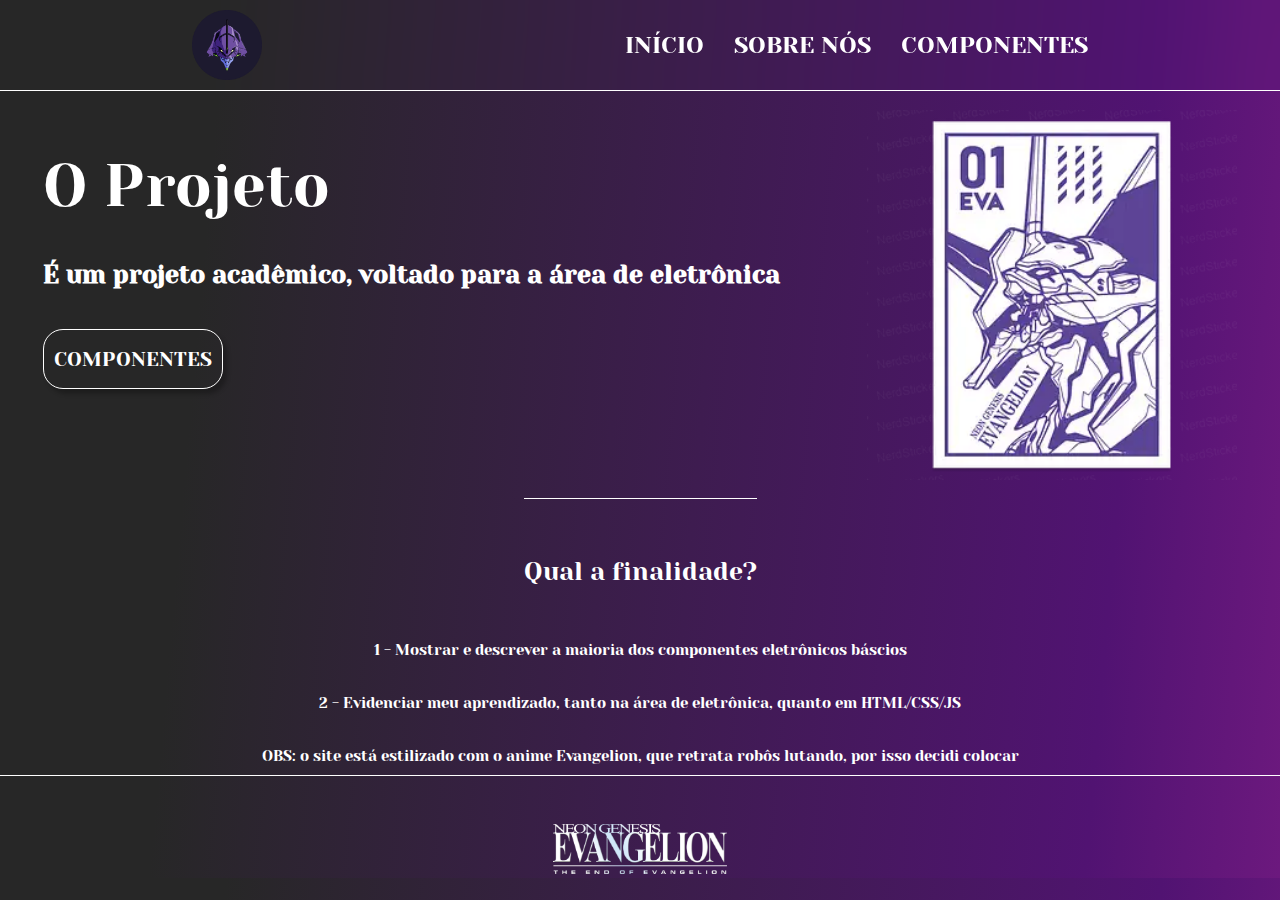
<file: HTML/index.html>
<!DOCTYPE html>
<html lang="pt-BR">
<head>
    <meta charset="UTF-8">
    <meta http-equiv="X-UA-Compatible" content="IE=edge">
    <meta name="viewport" content="width=device-width, initial-scale=1.0">
    <title>Document</title>
    <link rel="stylesheet" href="CSS/index.css">
</head>
<body>
    <header class="cabecalho">
        <img src="IMGs/eva_1_logo.png" class="eva_logo_01">
        <nav class="navT">
            <a href="index.html" class="aN">INÍCIO</a>
            <a href="sobrenos.html" class="aN">SOBRE NÓS</a>
            <a href="componentes.html" class="aN">COMPONENTES</a>
        </nav>
    </header>

    <main class="conteudo">
        <section class="conteudo-secao-1">
            <div class="conteudo-secao-1-div">
                <h1 class="conteudo-secao-1-div-h1">O Projeto</h1>
                <h2 class="conteudo-secao-1-div-h2">É um projeto acadêmico, voltado para a área de <strong> eletrônica </strong></h2>
                <a href="componentes.html"><button class="conteudo-secao-1-div-button">COMPONENTES</button></a>
            </div>
            <img src="IMGs/00-eva-site.webp" class="Eva_logo_02">
        </section>
            
        <section class="conteudo-secao-2">
            <div class="conteudo-secao-2-div">
                <h3 class="conteudo-secao-2-div-h3">Qual a finalidade?</h3>
                <p class="conteudo-secao-2-div-paragrafo">1 - Mostrar e descrever a maioria dos componentes eletrônicos báscios</p>
                <p class="conteudo-secao-2-div-paragrafo">2 - Evidenciar meu aprendizado, tanto na área de eletrônica, quanto em HTML/CSS/JS</p>
                <p class="conteudo-secao-2-div-paragrafo">OBS: o site está estilizado com o anime Evangelion, que retrata robôs lutando, por isso decidi colocar</p>
            </div>
        </section>
    </main>

    <footer>
        <center><img src="IMGs/EOTE.png" class="Eva_subtitle"></center>
        
    </footer>
</html>
</file>
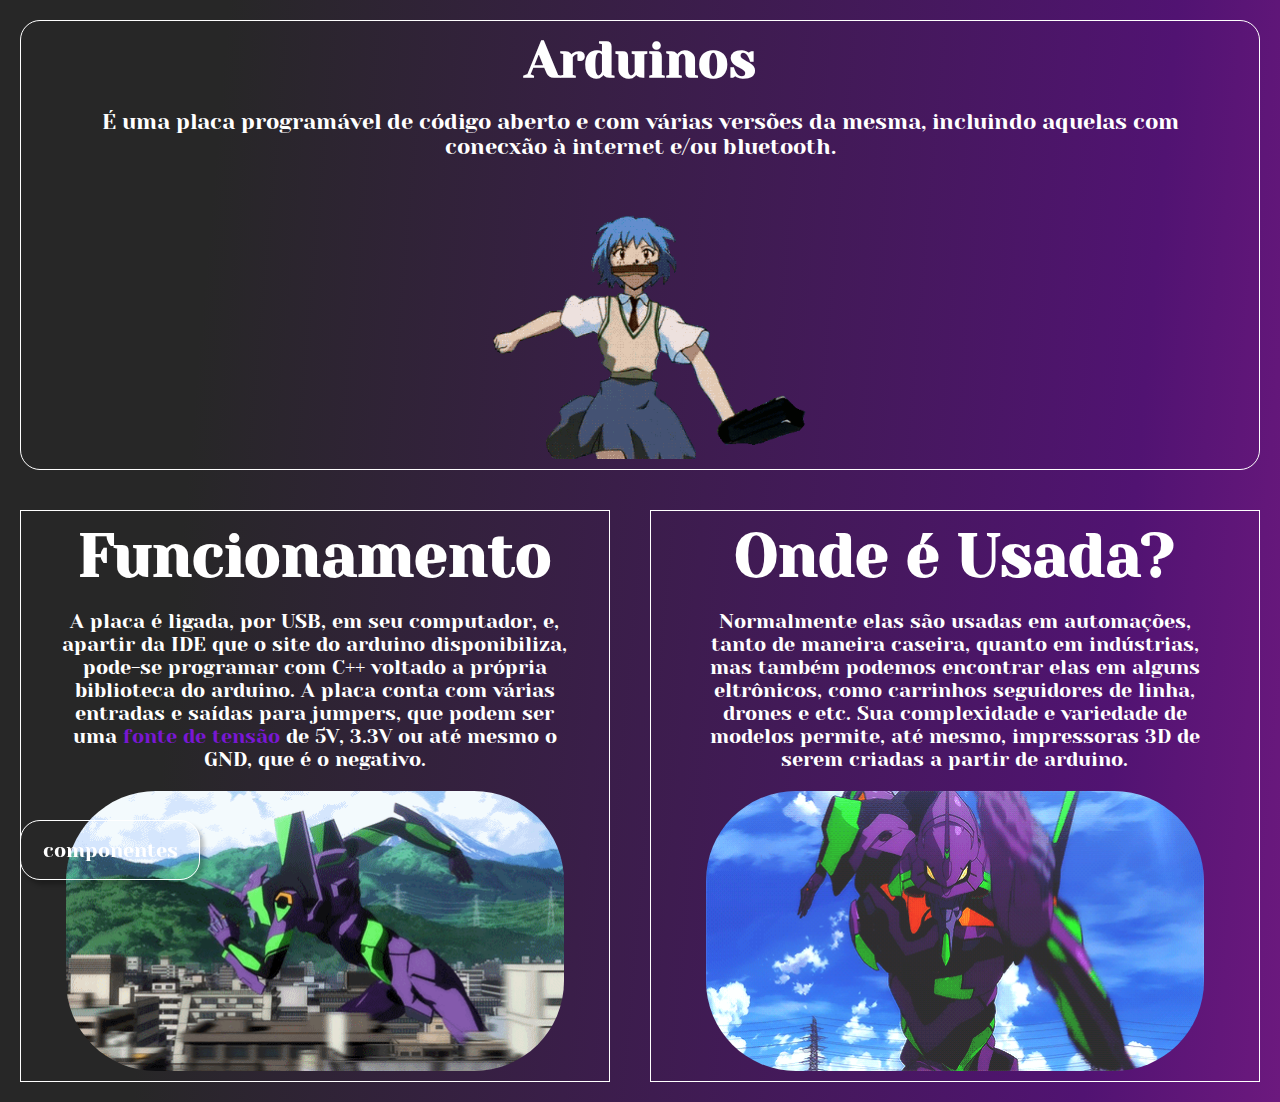
<file: HTML/!Arduino.html>
<!DOCTYPE html>
<html lang="pt-BR">
<head>
    <meta charset="UTF-8">
    <meta http-equiv="X-UA-Compatible" content="IE=edge">
    <meta name="viewport" content="width=device-width, initial-scale=1.0">
    <title>Arduino</title>
    <link rel="stylesheet" href="CSS/!arduino.css">
</head>
<body>
    <header>
        <section>
            <div>
                <h2>Arduinos</h2>
                <center>
                    <p>
                        É uma placa programável de código aberto e com várias versões da mesma, incluindo aquelas com conecxão à internet e/ou bluetooth.
                    </p>
                </center>
                <img src="IMGs/rei-correndo.gif">
            </div>
        </section>
    </header>

    <main>
        <section>
            <div>
                <h2>Funcionamento</h2>
                <center>
                    <p>
                        A placa é ligada, por USB, em seu computador, e, apartir da IDE que o site do arduino disponibiliza, pode-se programar com C++ voltado a própria biblioteca do arduino.
                        A placa conta com várias entradas e saídas para jumpers, que podem ser uma <a href="!FontesDeTensao.html">fonte de tensão</a> de 5V, 3.3V ou até mesmo o GND, que é o negativo.
                    </p>
                </center>
                <img src="IMGs/eva01-correndo-cidade.gif">
            </div>
        </section>
        
        <section>
            <div>
                <h2>Onde é Usada?</h2>
                <center>
                    <p>
                        Normalmente elas são usadas em automações, tanto de maneira caseira, quanto em indústrias, mas também podemos encontrar elas em alguns eltrônicos, 
                        como carrinhos seguidores de linha, drones e etc. Sua complexidade e variedade de modelos permite, até mesmo, impressoras 3D de serem criadas a partir de arduino.
                    </p>
                </center>
                <img src="IMGs/eva01-correndo-frente.gif">
            </div>
        </section>
    </main>
    <div class="voltarcomp"><a href="componentes.html" ><button>componentes</button></a></div>
</body>
</html>
</file>
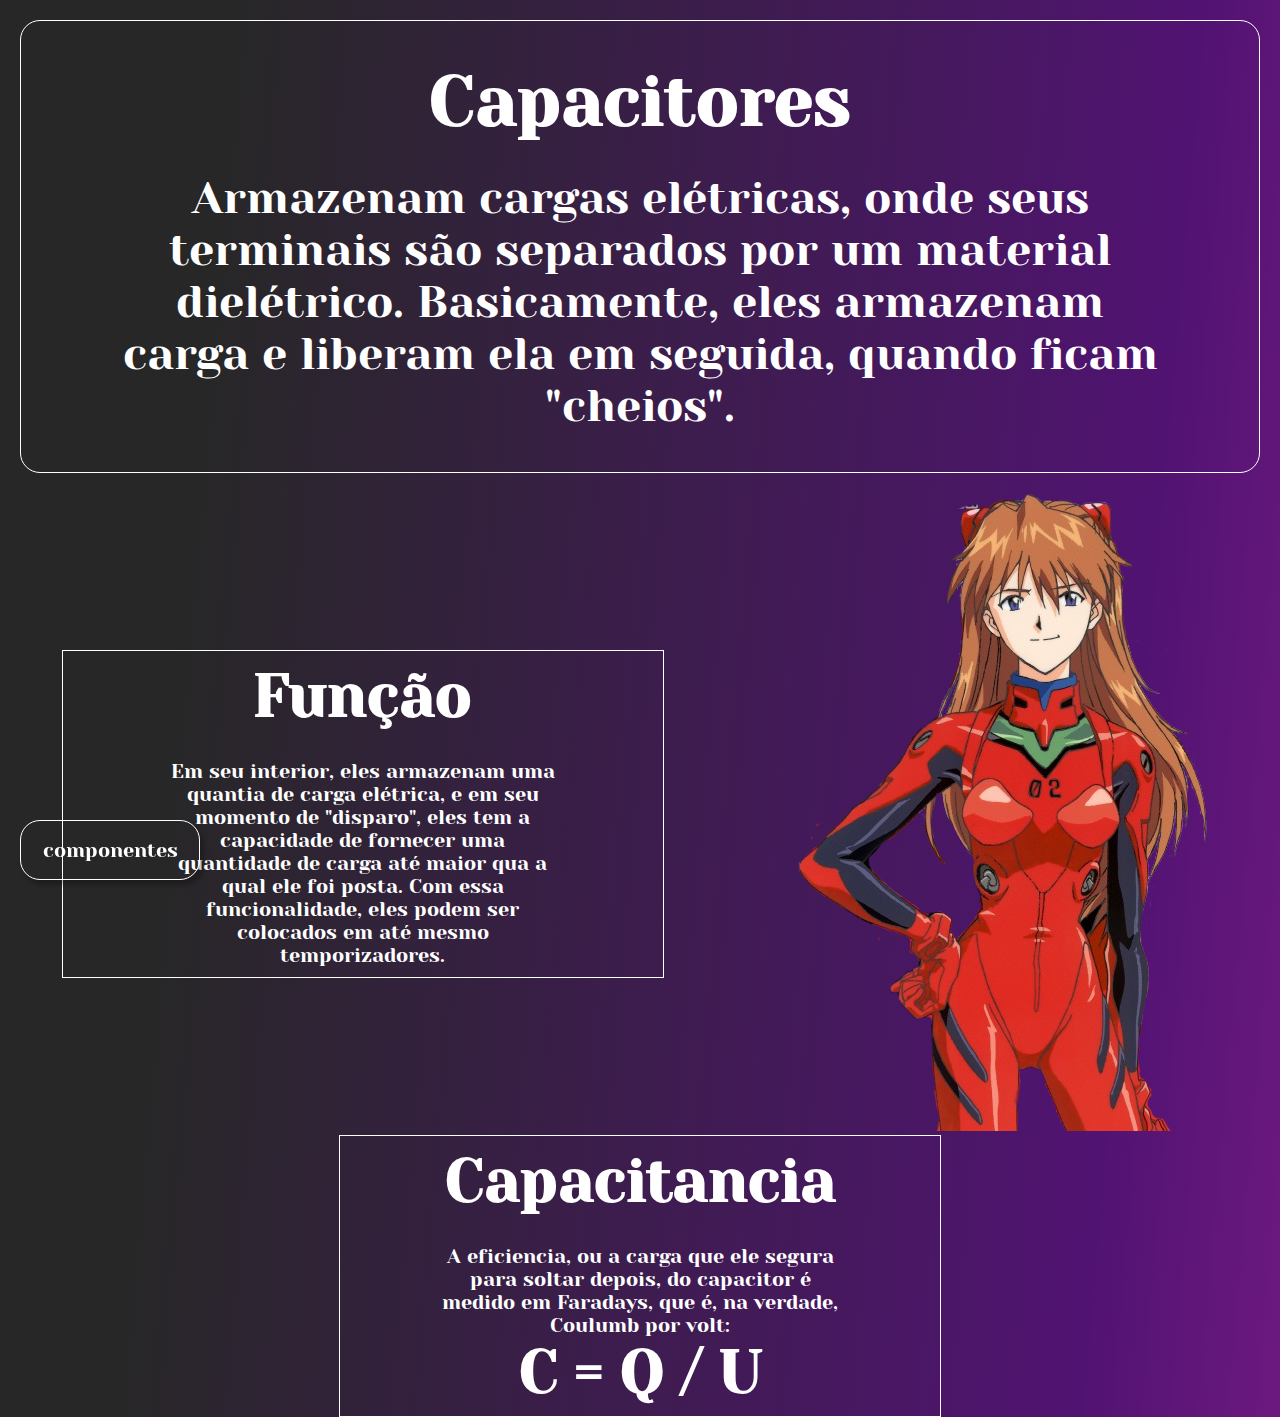
<file: HTML/!Capacitores.html>
<!DOCTYPE html>
<html lang="pt-BR">
<head>
    <meta charset="UTF-8">
    <meta http-equiv="X-UA-Compatible" content="IE=edge">
    <meta name="viewport" content="width=device-width, initial-scale=1.0">
    <title>Capacitores</title>
    <link rel="stylesheet" href="CSS/!capacitores.css">
</head>
<body>
    <header class="VisaoGeral">
        <section class="VisaoGeral-Section">
            <div>
                <h2>Capacitores</h2>
                <center>
                    <p class="VisaoGeral-section-p">
                        Armazenam cargas elétricas, onde seus terminais são separados por um material dielétrico. Basicamente, eles armazenam carga e liberam
                        ela em seguida, quando ficam "cheios".
                    </p>
                </center>
                
            </div>
        </section>
    </header>
    <main class="principal">
        <!--*****************************************-->
        <section class="secao-1">
            <div>
                <h2>Função</h2>
                <center>
                    <p>
                        Em seu interior, eles armazenam uma quantia de carga elétrica, e em seu momento
                        de "disparo", eles tem a capacidade de fornecer uma quantidade de carga até maior
                        qua a qual ele foi posta. Com essa funcionalidade, eles podem ser colocados em até
                        mesmo temporizadores.               
                    </p>
                </center>
                
            </div>
        </section>
        <!--*****************************************-->
        <section class="secao-img">
            <div>
                <img src="IMGs/Evangelion_Asuka.png">
            </div>
        </section>
        <!--*****************************************-->
        <section class="secao-2">
            <div>
                <h2>Capacitancia</h2>
                <center>
                    <p>
                        A eficiencia, ou a carga que ele segura para soltar depois, 
                        do capacitor é medido em Faradays, que é, na verdade, Coulumb por volt:
                    </p>
                    <h2>C = Q / U</h2>
                </center>
                
            </div>
        </section>
    </main>
    <div class="voltarcomp"><a href="componentes.html" ><button>componentes</button></a></div>
</body>
</html>
</file>
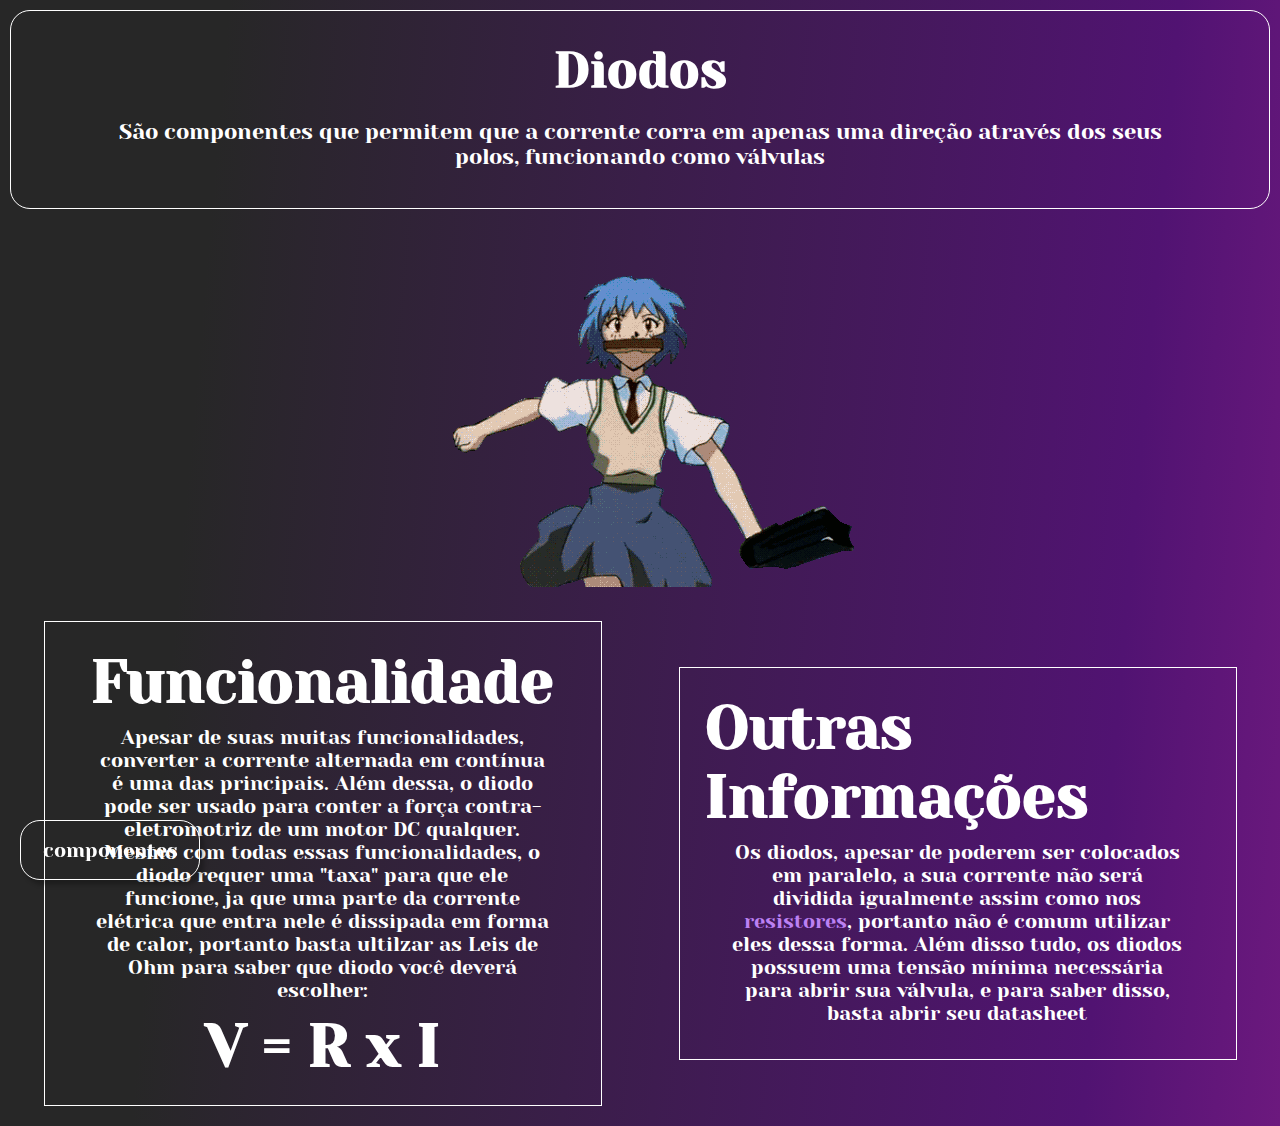
<file: HTML/!Diodos.html>
<!DOCTYPE html>
<html lang="pt-BR">
<head>
    <meta charset="UTF-8">
    <meta http-equiv="X-UA-Compatible" content="IE=edge">
    <meta name="viewport" content="width=device-width, initial-scale=1.0">
    <title>Diodos</title>
    <link rel="stylesheet" href="CSS/!diodos.css">
</head>
<body>
    <!--DIODOS-->
    <header class="diodos">
        <section class="diodos-secao">
            <div class="diodos-secao-div">
                <h2>Diodos</h2>
                <center>
                    <p>São componentes que permitem que a corrente corra em apenas uma direção através dos seus polos, funcionando como válvulas</p>
                </center>
                
            </div>
        </section>
    </header>
    <section class="secao-img">
        <div>
            <img src="IMGs/rei-correndo.gif">
        </div>
    </section>
    <main class="principal">
        <!--CONTEÚDO-->
        <section class="secaoP">
            <div>
                <h2>Funcionalidade</h2>
                <center>
                    <p>
                        Apesar de suas muitas funcionalidades, converter a corrente alternada em contínua é uma das principais. Além dessa, o 
                        diodo pode ser usado para conter a força contra-eletromotriz de um motor DC qualquer. Mesmo com todas essas funcionalidades, o diodo requer uma
                        "taxa" para que ele funcione, ja que uma parte da corrente elétrica que entra nele é dissipada em forma de calor, portanto basta ultilzar as Leis de Ohm para saber
                        que diodo você deverá escolher:
                    </p>
                </center>
                
                <h2>V = R x I</h2>
            </div>
        </section>
        <section class="secaoP">
            <div>
                <h2>Outras Informações</h2>
                <center>
                    <p>
                        Os diodos, apesar de poderem ser colocados em paralelo, a sua corrente não será dividida igualmente assim como nos <a href="!Resistores.html">resistores</a>, portanto não é comum
                        utilizar eles dessa forma. Além disso tudo, os diodos possuem uma tensão mínima necessária para abrir sua válvula, e para saber disso, basta abrir seu datasheet
                    </p>
                </center>
                
            </div>
        </section>
    </main>
    <div class="voltarcomp"><a href="componentes.html" ><button>componentes</button></a></div>
</body>
</html>
</file>
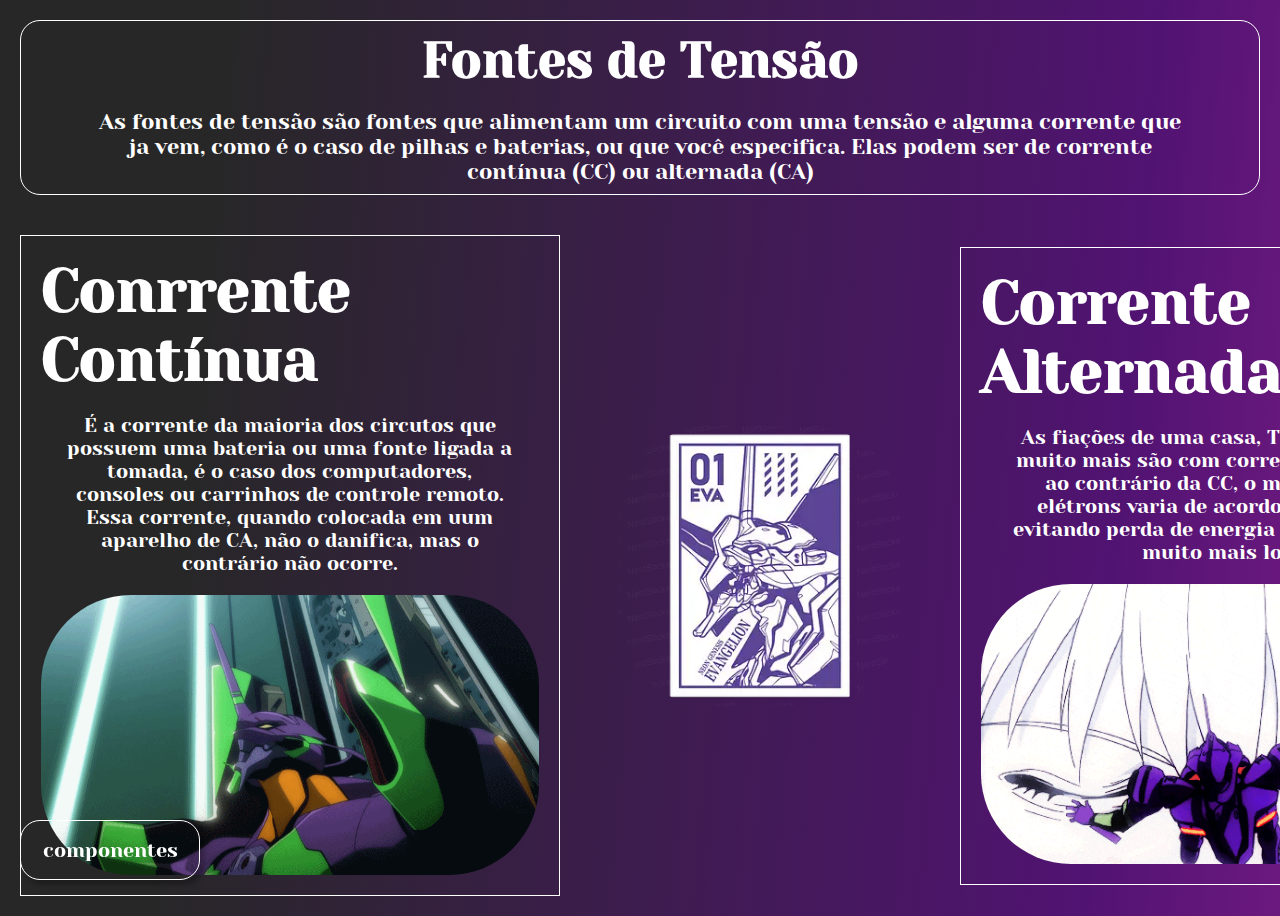
<file: HTML/!FontesDeTensao.html>
<!DOCTYPE html>
<html lang="pt-BR">
<head>
    <meta charset="UTF-8">
    <meta http-equiv="X-UA-Compatible" content="IE=edge">
    <meta name="viewport" content="width=device-width, initial-scale=1.0">
    <title>Fontes De Tensão</title>
    <link rel="stylesheet" href="CSS/!fontesdetesao.css">
</head>
<body>
    <header>
        <section>
            <div>
                <h2>Fontes de Tensão</h2>
                <center>
                    <p>
                        As fontes de tensão são fontes que alimentam um circuito com uma tensão e alguma corrente que ja vem, como é o caso de pilhas e baterias, ou que você especifica.
                        Elas podem ser de corrente contínua (CC) ou alternada (CA)
                    </p>
                </center>
            </div>
        </section>
    </header>
    <main>
        <section>
            <div>
                <h2>Conrrente Contínua</h2>
                <center>
                    <p>
                        É a corrente da maioria dos circutos que possuem uma bateria ou uma fonte ligada a tomada, é o caso dos computadores, consoles ou carrinhos de controle remoto.
                        Essa corrente, quando colocada em uum aparelho de CA, não o danifica, mas o contrário não ocorre.
                    </p>
                </center>
                <img src="IMGs/eva01-subindo.gif">
            </div>
        </section>
        <section class="imgpet">
            <div>
                <img src="IMGs/00-eva-site.webp">
            </div>
        </section>
        <section>
            <div>
                <h2>Corrente Alternada</h2>
                <center>
                    <p>
                        As fiações de uma casa, TV, microondas e muito mais são com corrente alternada, e, ao contrário da CC, o movimento dos elétrons varia de acordo com o tempo,
                        evitando perda de energia e conseguindo ir muito mais longe
                    </p>
                </center>
                <img src="IMGs/olhos-eva01.gif">
            </div>
        </section>
    </main>
    <div class="voltarcomp"><a href="componentes.html" ><button>componentes</button></a></div>
</body>
</html>
</file>
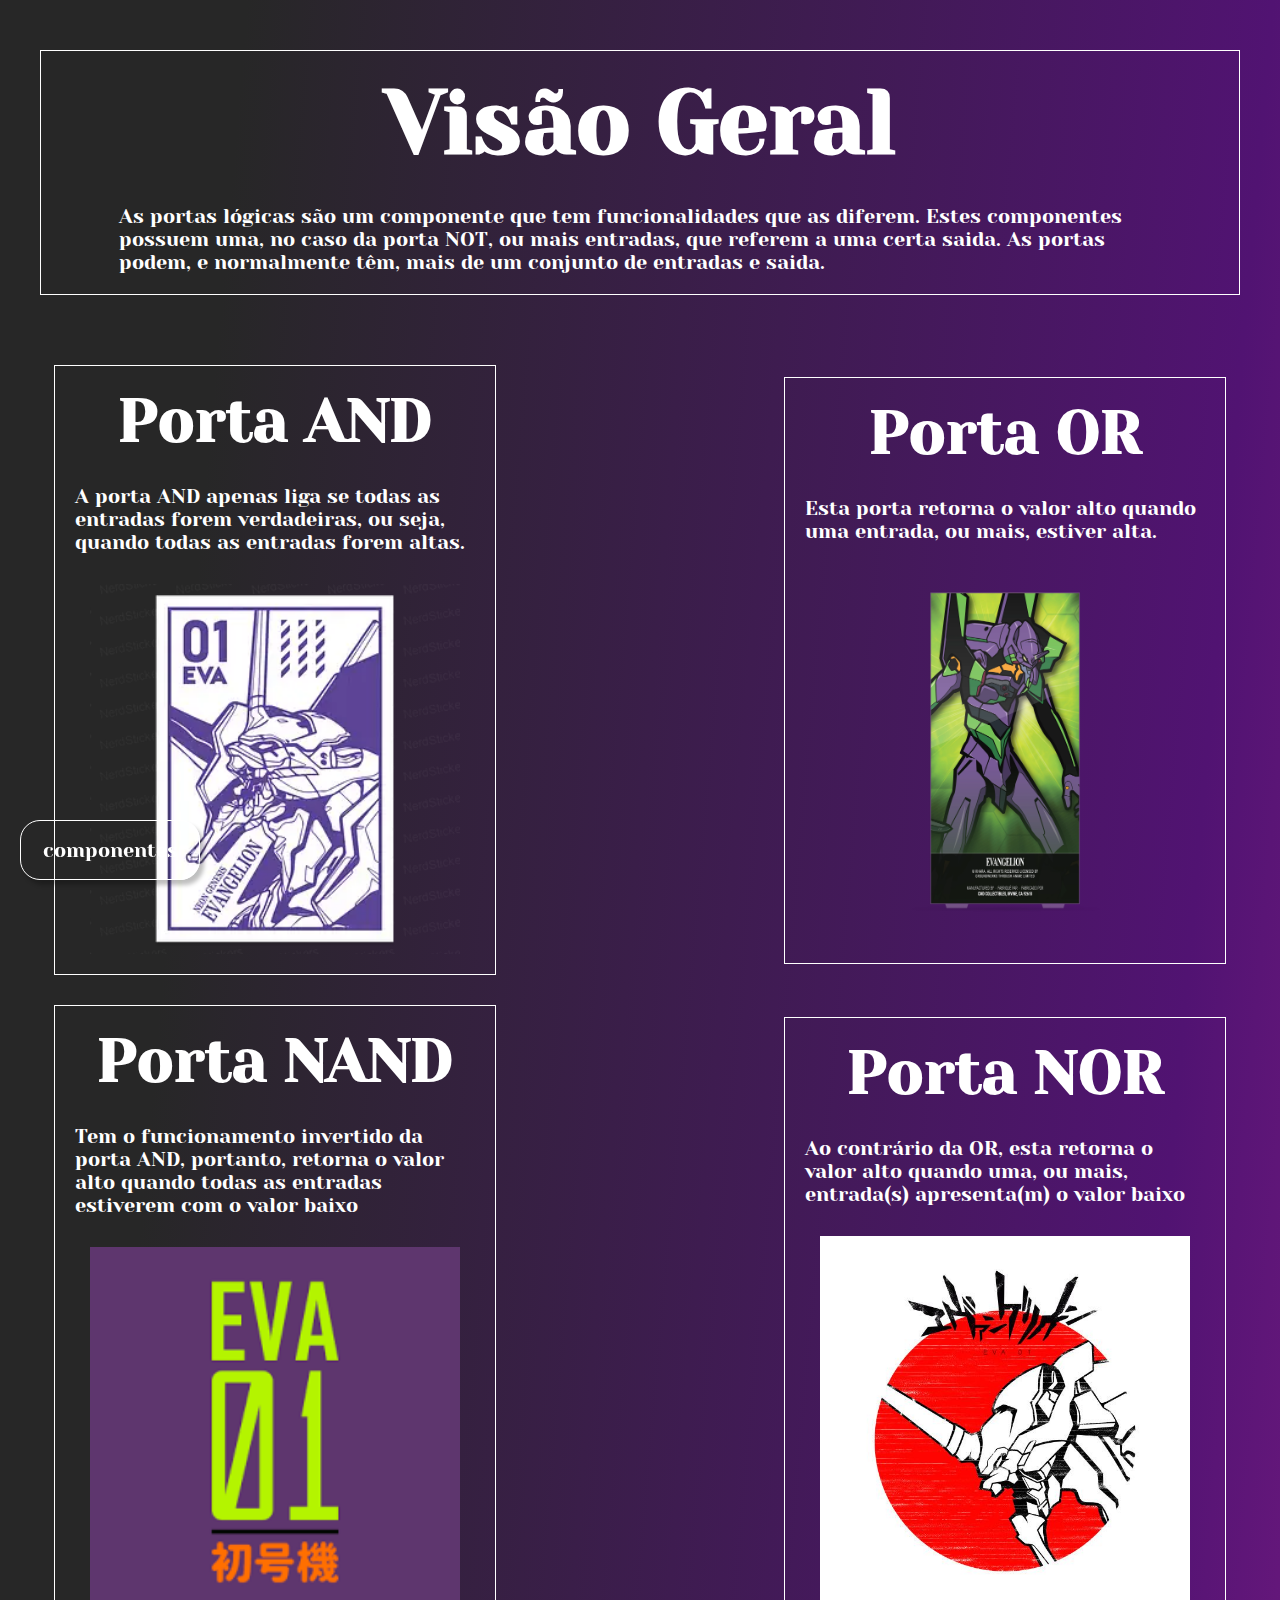
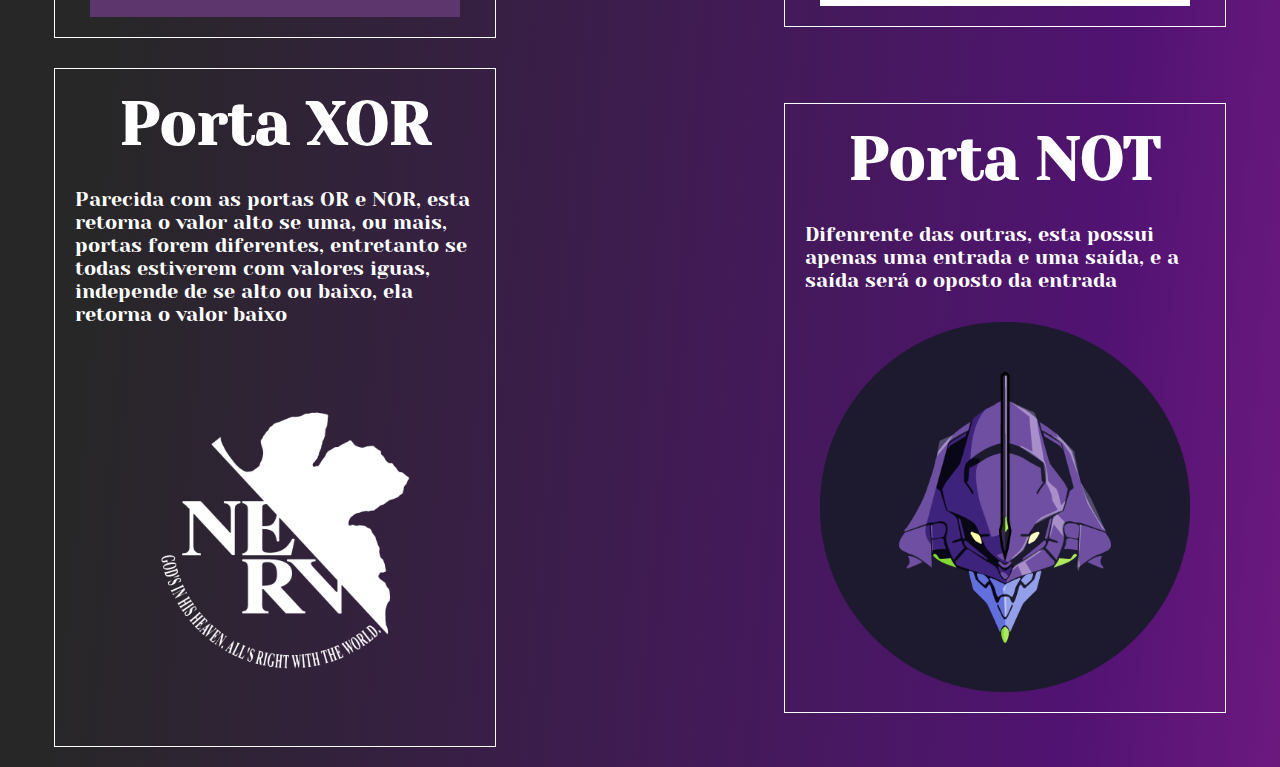
<file: HTML/!PortasLogicas.html>
<!DOCTYPE html>
<html lang="pt-BR">
<head>
    <meta charset="UTF-8">
    <meta http-equiv="X-UA-Compatible" content="IE=edge">
    <meta name="viewport" content="width=device-width, initial-scale=1.0">
    <title>Portas Lógicas</title>
    <link rel="stylesheet" href="CSS/!portaslogicas.css">
</head>

<body>
    <header class="VG">
        <section class="VG-section">
            <div class="VG-section-div">
                <h2>Visão Geral</h2>
                <p>As portas lógicas são um componente que tem funcionalidades que as diferem. Estes componentes possuem uma, no caso da porta NOT, ou mais entradas, que referem a uma certa saida. As portas podem, e normalmente têm, mais de um conjunto de entradas e saida.</p>
            </div>
        </section>
    </header>
    <main>
        
        <section class="portaAND">
            <div>
                <h2>Porta AND</h2>
                <p>A porta AND apenas liga se todas as entradas forem verdadeiras, ou seja, quando todas as entradas forem altas.</p>
            </div>
            <img src="IMGs/00-eva-site.webp">
        </section>

        <section class="portaOR">
            <div>
                <h2>Porta OR</h2>
                <p>Esta porta retorna o valor alto quando uma entrada, ou mais, estiver alta.</p>
            </div>
            <img src="IMGs/EVAverde.webp">
        </section>

        <section class="portaNAND">
            <div>
                <h2>Porta NAND</h2>
                <p>Tem o funcionamento invertido da porta AND, portanto, retorna o valor alto quando todas as entradas estiverem com o valor baixo</p>
            </div>
            <img src="IMGs/EVA01.png" alt="">
        </section>

        <section class="portaNOR">
            <div>
                <h2>Porta NOR</h2>
                <p>Ao contrário da OR, esta retorna o valor alto quando uma, ou mais, entrada(s) apresenta(m) o valor baixo</p>
            </div>
            <img src="IMGs/vermelhoEVA.jpg" alt="">
        </section>

        <section class="portaXOR">
            <div>
                <h2>Porta XOR</h2>
                <p>Parecida com as portas OR e NOR, esta retorna o valor alto se uma, ou mais, portas forem diferentes, entretanto se todas estiverem com valores iguas, independe de se alto ou baixo, ela retorna o valor baixo</p>
            </div>
            <img src="IMGs/NERV.webp " alt="">
        </section>

        <section class="portaNOT">
            <div>
                <h2>Porta NOT</h2>
                <p>Difenrente das outras, esta possui apenas uma entrada e uma saída, e a saída será o oposto da entrada</p>
            </div>
            <img src="IMGs/eva_1_logo.png" alt="">
        </section>
    </main>
    <div class="voltarcomp"><a href="componentes.html" ><button>componentes</button></a></div>
</html>
</file>
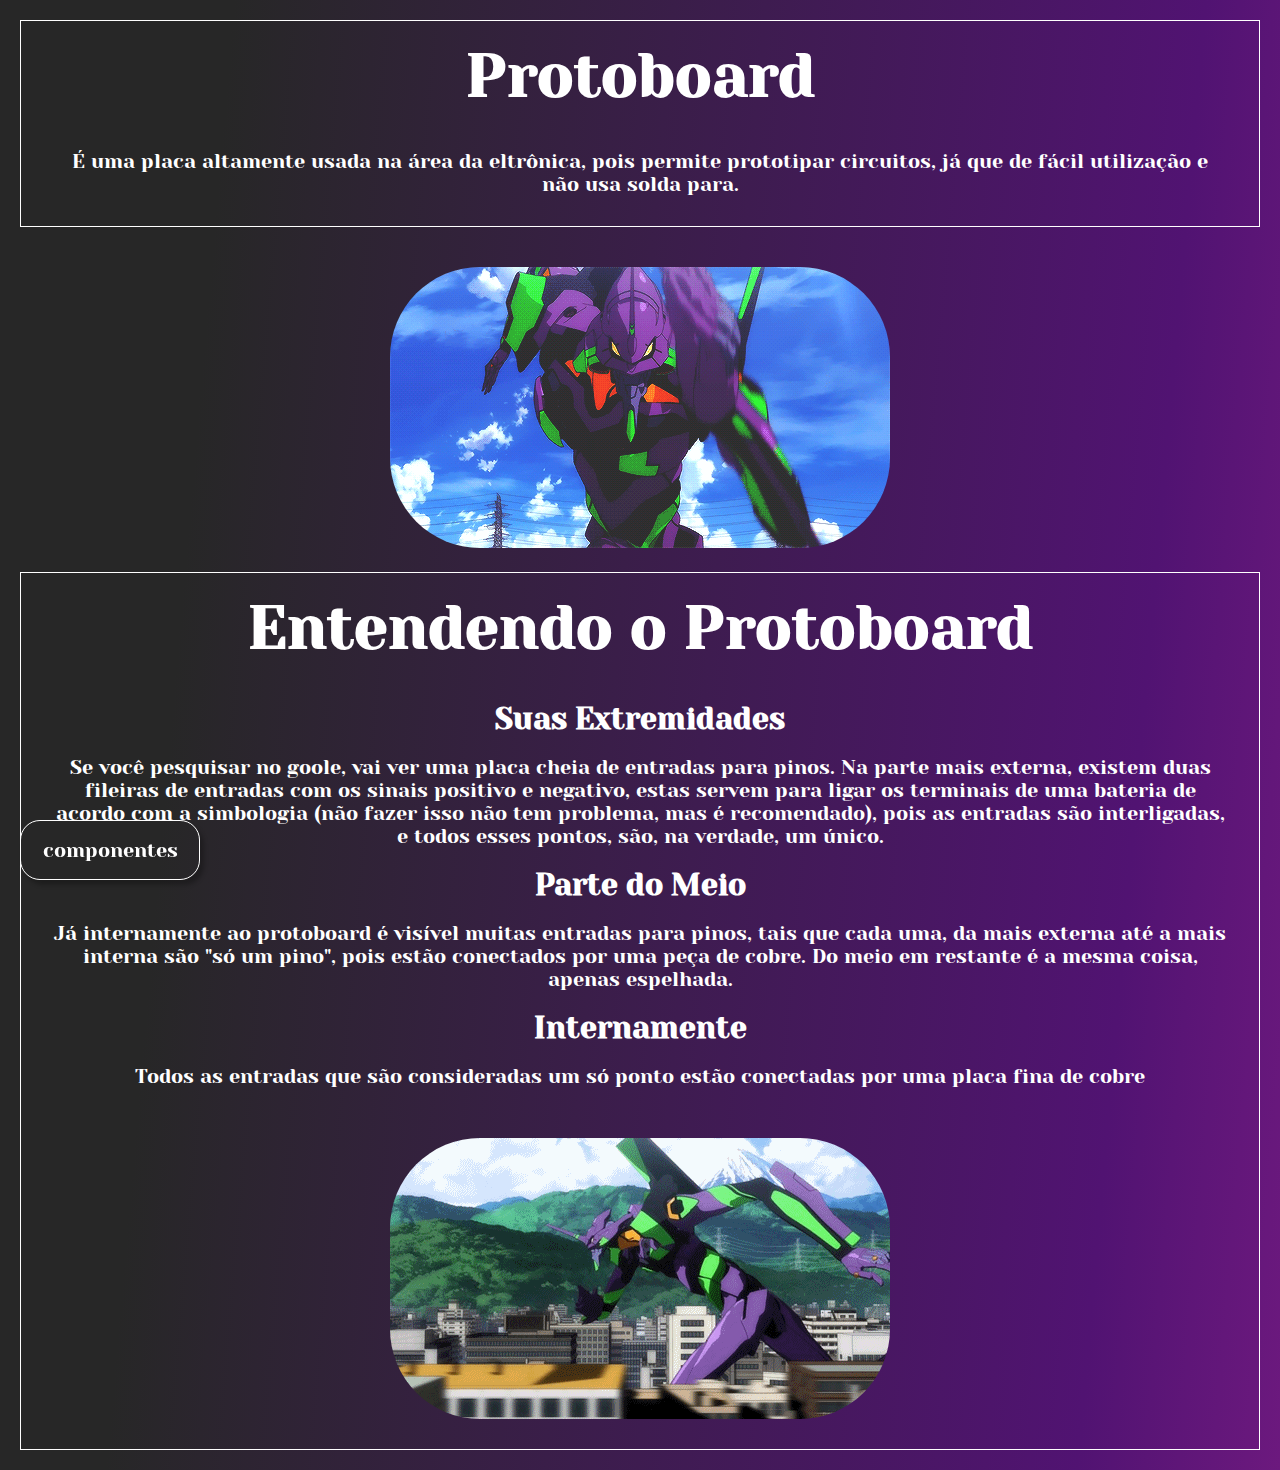
<file: HTML/!Protoboard.html>
<!DOCTYPE html>
<html lang="pt-BR">
<head>
    <meta charset="UTF-8">
    <meta http-equiv="X-UA-Compatible" content="IE=edge">
    <meta name="viewport" content="width=device-width, initial-scale=1.0">
    <title>Protoboard</title>
    <link rel="stylesheet" href="CSS/!protoboard.css">
</head>
<body>
    <header>
        <section>
            <div>
                <h2>Protoboard</h2>
                <center>
                    <p>
                        É uma placa altamente usada na área da eltrônica, pois permite prototipar circuitos, já que de fácil utilização e não usa solda para.
                    </p>
                </center>
            </div>
        </section>
    </header>
    <main>
        <center>
            <img src="IMGs/eva01-correndo-frente.gif">
        </center>
        <section>
            <div>
                <h2>Entendendo o Protoboard</h2>
                <center>
                    <h3>Suas Extremidades</h3>
                    <p>
                        Se você pesquisar no goole, vai ver uma placa cheia de entradas para pinos. Na parte mais externa, existem duas fileiras de entradas com os sinais positivo
                        e negativo, estas servem para ligar os terminais de uma bateria de acordo com a simbologia (não fazer isso não tem problema, mas é recomendado), pois as 
                        entradas são interligadas, e todos esses pontos, são, na verdade, um único.
                    </p>
                    <h3>Parte do Meio</h3>
                    <p>
                        Já internamente ao protoboard é visível muitas entradas para pinos, tais que cada uma,
                        da mais externa até a mais interna são "só um pino", pois estão conectados por uma peça de cobre. Do meio em restante é a mesma coisa, apenas espelhada.
                    </p>
                    <h3>Internamente</h3>
                    <p>
                        Todos as entradas que são consideradas um só ponto estão conectadas por uma placa fina de cobre
                    </p>
                </center>
                <img src="IMGs/eva01-correndo-cidade.gif">
            </div>
        </section>
    </main>
    <div class="voltarcomp"><a href="componentes.html" ><button>componentes</button></a></div>
</body>
</html>
</file>
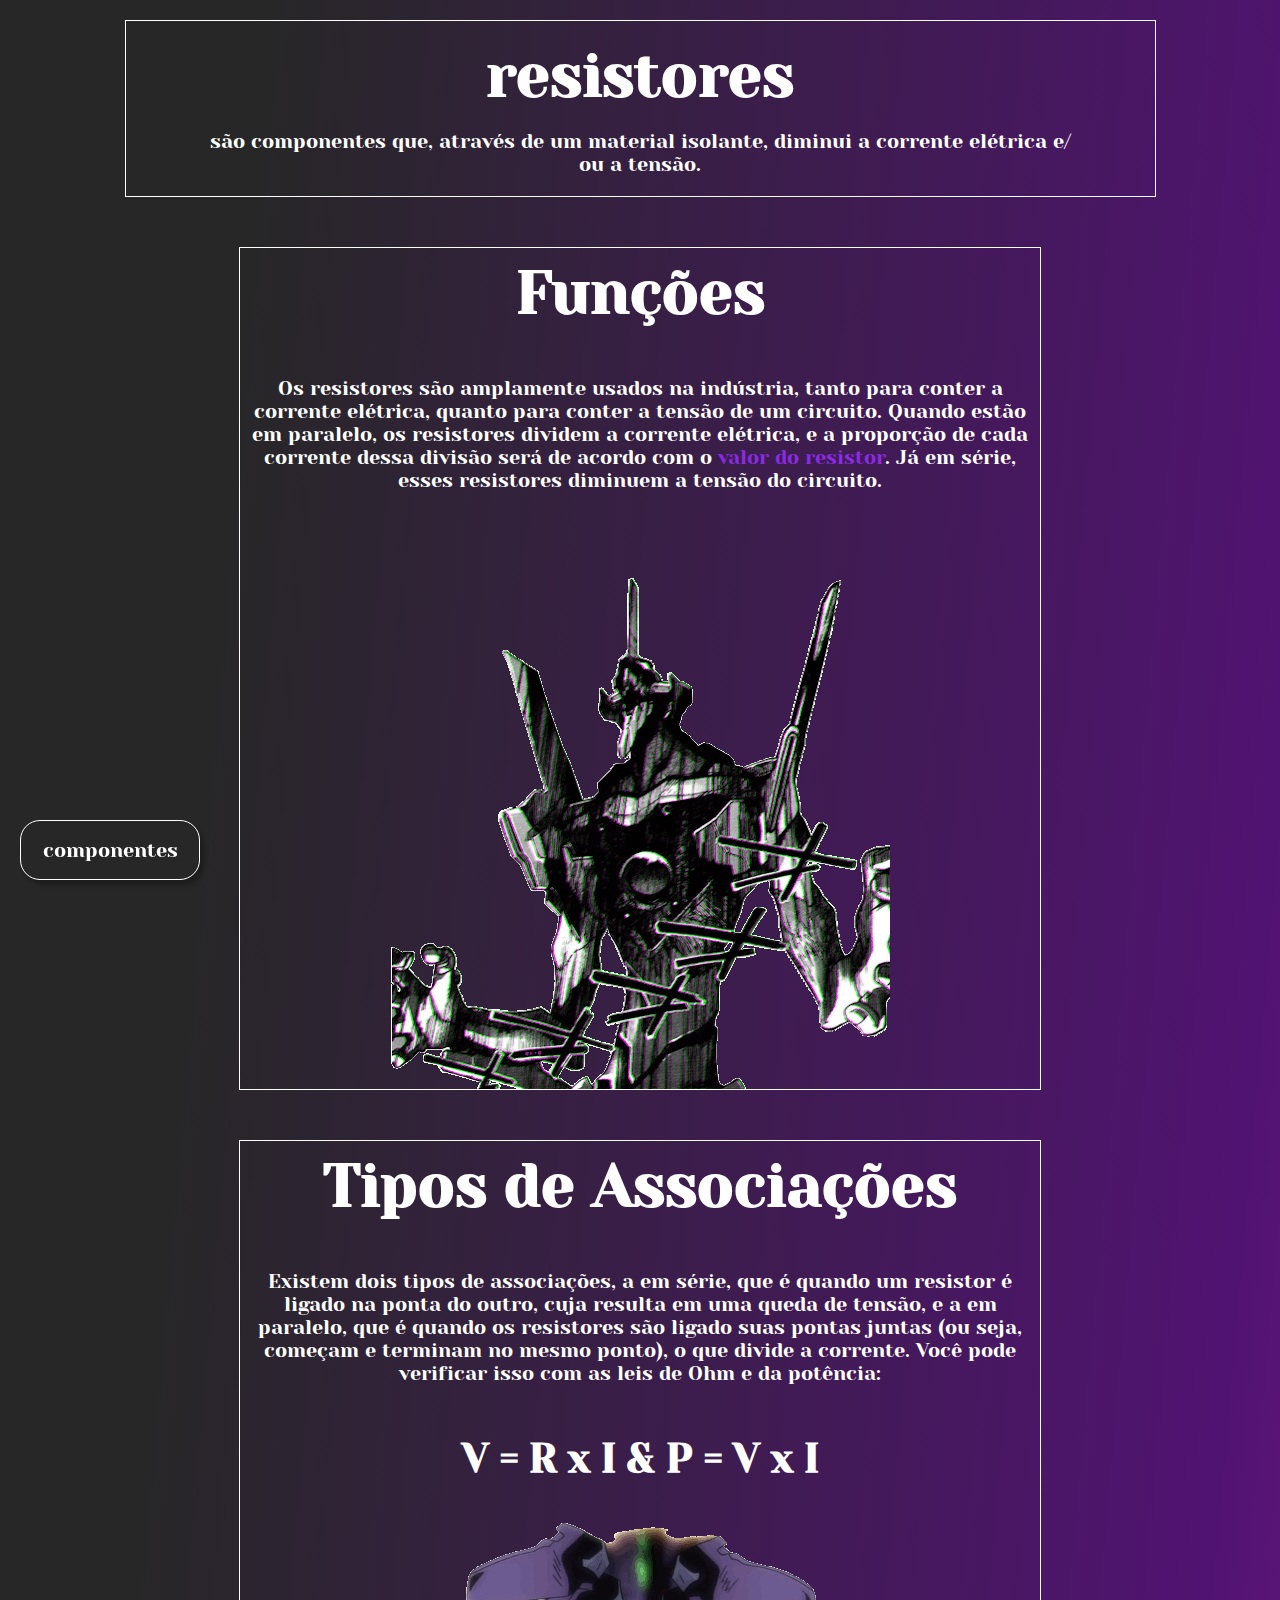
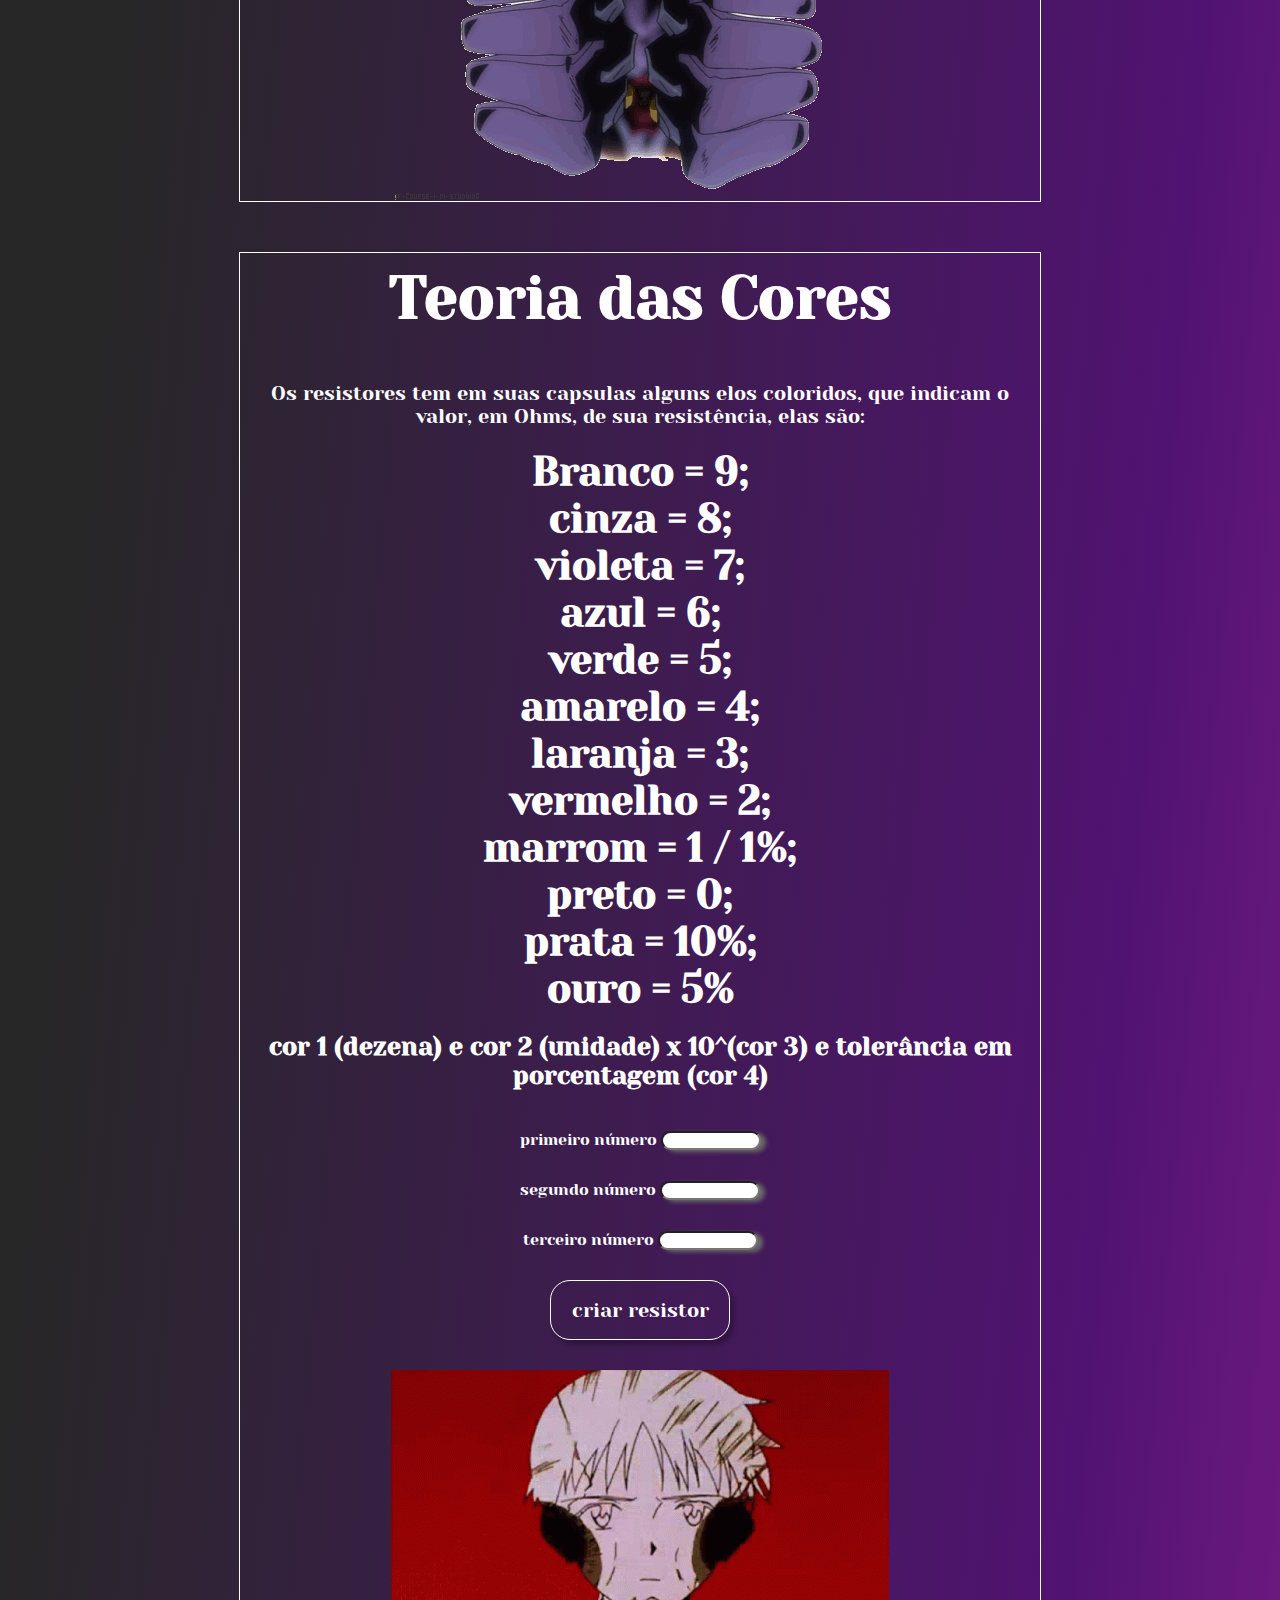
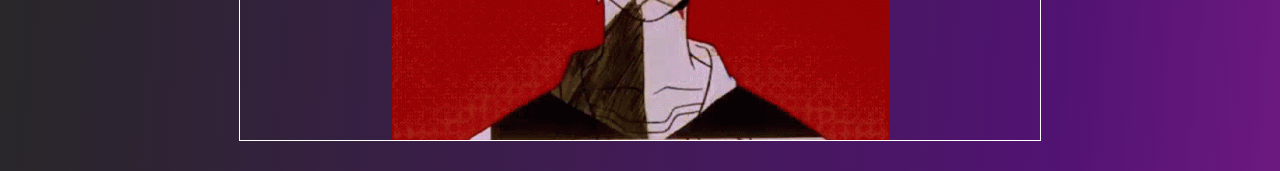
<file: HTML/!Resistores.html>
<!DOCTYPE html>
<html lang="pt-BR">
<head>
    <meta charset="UTF-8">
    <meta http-equiv="X-UA-Compatible" content="IE=edge">
    <meta name="viewport" content="width=device-width, initial-scale=1.0">
    <title>Resistores</title>
    <link rel="stylesheet" href="CSS/!resistores.css">
</head>
<body>
    <header>
        <section class="resistores">
            <div>
                <h2>resistores</h2>
                <center>
                    <p>
                        são componentes que, através de um material isolante, diminui a corrente elétrica e/ ou a tensão.
                    </p>
                </center>
            </div>
        </section>
    </header>
    <main>
        <section>
            <div>
                <h2>Funções</h2>
                <center>
                    <p>
                        Os resistores são amplamente usados na indústria, tanto para conter a corrente elétrica, quanto para conter a tensão de um circuito. Quando estão em paralelo,
                        os resistores dividem a corrente elétrica, e a proporção de cada corrente dessa divisão será de acordo com o <a href="#valordoresistor">valor do resistor</a>. Já em série, 
                        esses resistores diminuem a tensão do circuito.
                    </p>
                </center>
                
                <img src="IMGs/eva01-gritando.gif">
            </div>
        </section>

        <section>
            <div>
                <h2>Tipos de Associações</h2>
                <center>
                    <p>
                        Existem dois tipos  de associações, a em série, que é quando um resistor é ligado na ponta do outro, cuja resulta em uma queda de tensão, e a em paralelo, 
                        que é quando os resistores são ligado suas pontas juntas (ou seja, começam e terminam no mesmo ponto), o que divide a corrente. Você pode verificar isso com
                        as leis de Ohm e da potência:
                    </p>    
                </center>
                
                <h3>V = R x I  &  P = V x I</h3>
                <img src="IMGs/eva01-abrindo.gif">
            </div>
        </section>

        <section id="valordoresistor">
            <div>
                <h2>Teoria das Cores</h2>
                <center>
                    <p>
                        Os resistores tem em suas capsulas alguns elos coloridos, que indicam o valor, em Ohms, de sua resistência, elas são:
                    </p>
                    <h3>
                        Branco = 9; <br>
                        cinza = 8; <br>
                        violeta = 7; <br>
                        azul = 6; <br>
                        verde = 5; <br>
                        amarelo = 4; <br>
                        laranja = 3; <br>
                        vermelho = 2; <br>
                        marrom = 1 / 1%; <br>
                        preto = 0; <br>
                        prata = 10%; <br>
                        ouro = 5%
                    </h3>
                    <h4>cor 1 (dezena) e cor 2 (unidade) x 10^(cor 3) e tolerância em porcentagem (cor 4)</h4>
                </center>
                <label for="number1">primeiro número <input type="text" id="1"></label>
                <label for="number2">segundo número <input type="text" id="2"></label>
                <label for="number3">terceiro número <input type="text" id="3"></label>
                <button onclick="clicar()">criar resistor</button>
                <img src="IMGs/shuinji-color.gif">
            </div>
        </section>
    </main>
    <div class="voltarcomp"><a href="componentes.html" ><button>componentes</button></a></div>
</body>
<script>
    cor1 = document.getElementById("1").value;
    cor2 = document.getElementById("2").value;
    cor3 = document.getElementById("3").value;

    function clicar(){
        conta = (parseInt(cor1)*10 + parseInt(cor2)) * 10**parseInt(cor3)
        window.alert(conta)
    }

</script>
</html>
</file>
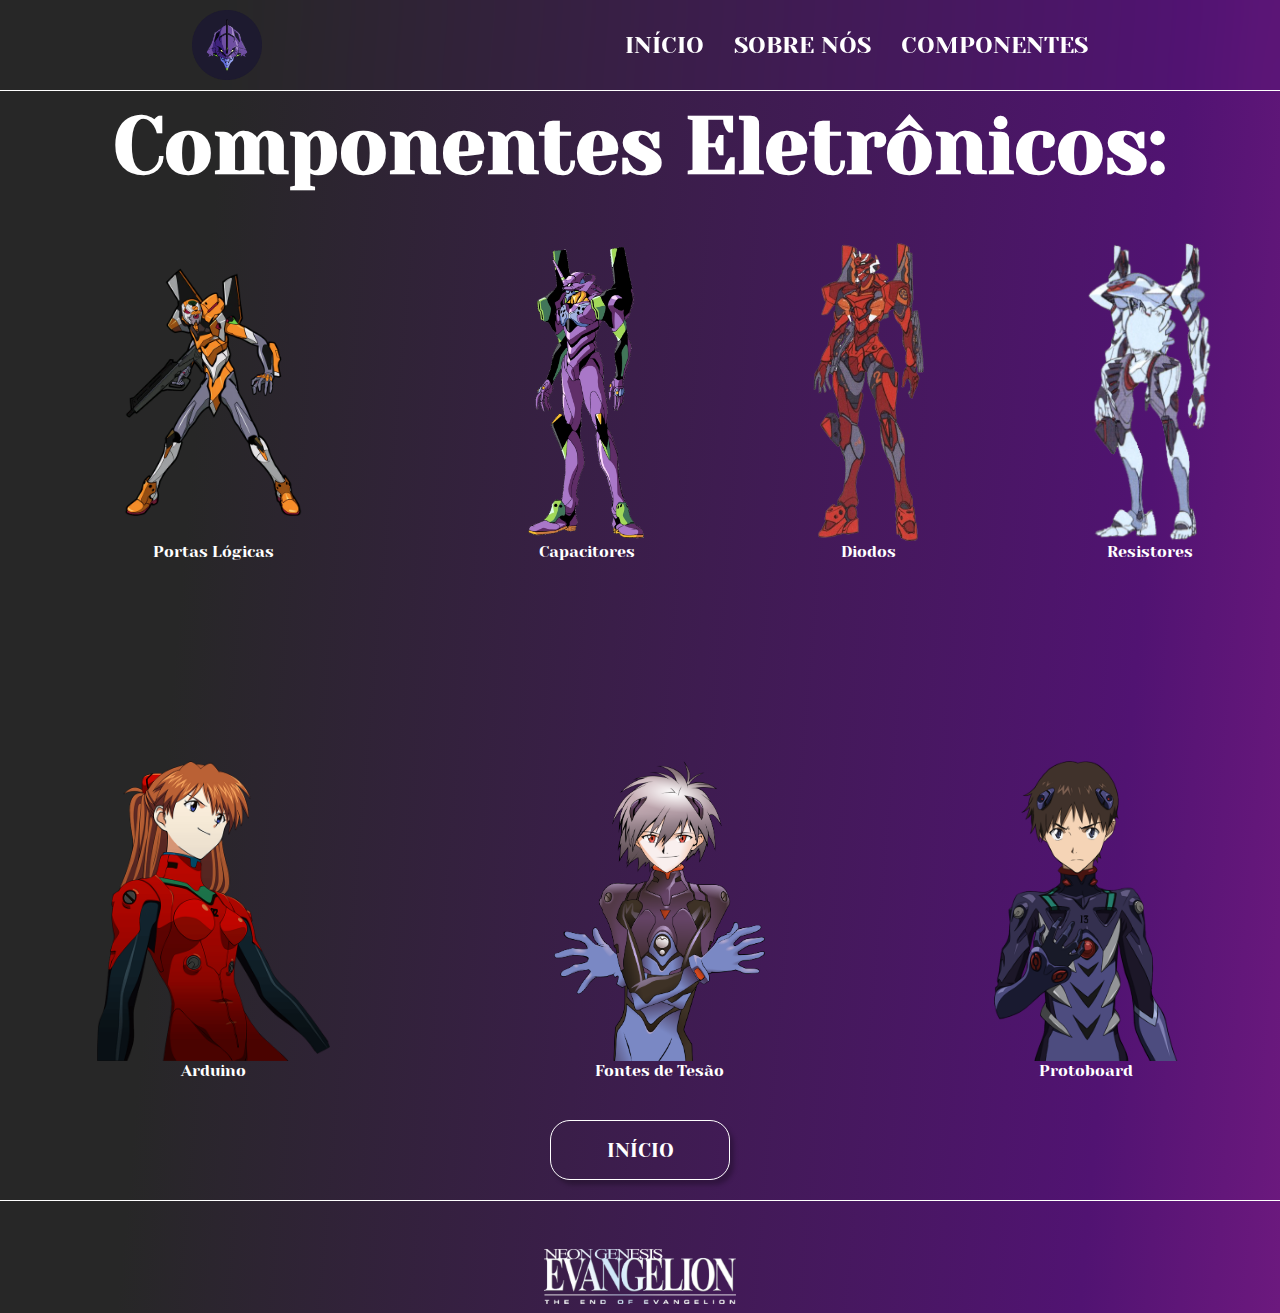
<file: HTML/componentes.html>
<!DOCTYPE html>
<html lang="pt-BR">
<head>
    <meta charset="UTF-8">
    <meta http-equiv="X-UA-Compatible" content="IE=edge">
    <meta name="viewport" content="width=device-width, initial-scale=1.0">
    <title>componentes</title>
    <link rel="stylesheet" href="CSS/componentes.css">
</head>
<body>
    
    <header class="cabecalho">
        <img src="IMGs/eva_1_logo.png" class="eva_logo_01">
        <nav class="navT">
            <a href="index.html" class="aN">INÍCIO</a>
            <a href="sobrenos.html" class="aN">SOBRE NÓS</a>
            <a href="componentes.html" class="aN">COMPONENTES</a>
        </nav>
    </header>

    <main class="conteudo">
        <section class="conteudo-secao">
            <div class="escrita">
                <center><h1>Componentes Eletrônicos:</h1></center>
            </div>
            <div class="conteudo-secao-div-1">

                <div class="div-div">
                    <a href="!PortasLogicas.html">
                        <img src="IMGs/eva00.webp" class="conteudo-secao--div-img">
                        <p>Portas Lógicas</p>
                    </a>
                </div>

                <div class="div-div">
                    <a href="!Capacitores.html">
                        <img src="IMGs/eva01.webp" alt="" class="conteudo-secao--div-img">
                        <p>Capacitores</p>
                    </a>
                </div>

                <div class="div-div">
                    <a href="!Diodos.html">
                        <img src="IMGs/eva02.webp" class="conteudo-secao--div-img">
                        <p>Diodos</p>
                    </a>
                </div>

                <div class="div-div">
                    <a href="!Resistores.html">
                        <img src="IMGs/angel.png" class="conteudo-secao--div-img">
                        <p>Resistores</p>
                    </a>
                    
                </div>

            </div>

            <div class="conteudo-secao-div-2">

                <div class="div-div">
                    <a href="!Arduino.html">
                        <img src="IMGs/asuka.png" alt="" class="conteudo-secao--div-img">
                        <p>Arduino</p>
                    </a>
                </div>

                <div class="div-div">
                    <a href="!FontesDeTensao.html">
                        <img src="IMGs/Nagisa.png" alt="" class="conteudo-secao--div-img">
                        <p>Fontes de Tesão</p>
                    </a>
                    
                </div>

                <div class="div-div">
                    <a href="!Protoboard.html">
                        <img src="IMGs/shinji.jfif" alt="" class="conteudo-secao--div-img">
                        <p>Protoboard</p>
                    </a>
                </div>

            </div>

            <div class="botao"><center><a href="index.html"><button class="conteudo-secao-1-button">INÍCIO</button></a></center></div>
            
        </section>
    </main>

    <footer>
        <center><img src="IMGs/EOTE.png" class="Eva_subtitle"></center>
    </footer>
</html>
</file>
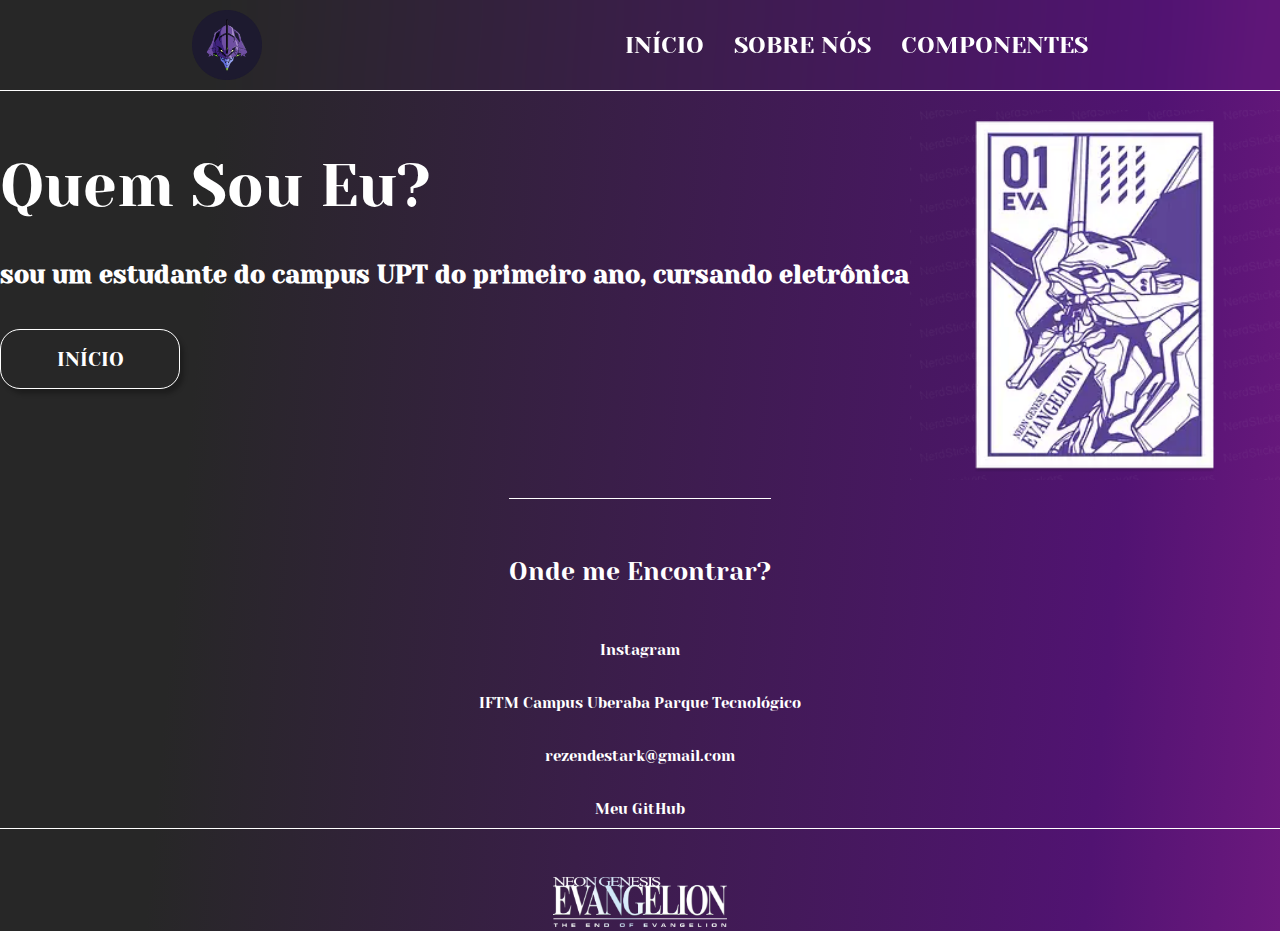
<file: HTML/sobrenos.html>
<!DOCTYPE html>
<html lang="pt-BR">
<head>
    <meta charset="UTF-8">
    <meta http-equiv="X-UA-Compatible" content="IE=edge">
    <meta name="viewport" content="width=device-width, initial-scale=1.0">
    <title>Document</title>
    <link rel="stylesheet" href="CSS/sobrenos.css">
</head>
<body>
    <header class="cabecalho">
        <img src="IMGs/eva_1_logo.png" class="eva_logo_01">
        <nav class="navT">
            <a href="index.html" class="aN">INÍCIO</a>
            <a href="sobrenos.html" class="aN">SOBRE NÓS</a>
            <a href="componentes.html" class="aN">COMPONENTES</a>
        </nav>
    </header>

    <main class="conteudo">
        <section class="conteudo-secao-1">
            <div class="conteudo-secao-1-div">
                <h1 class="conteudo-secao-1-div-h1">Quem Sou Eu?</h1>
                <h2 class="conteudo-secao-1-div-h2">sou um estudante do campus UPT do primeiro ano, cursando eletrônica </h2>
                <a href="index.html"><button class="conteudo-secao-1-div-button">INÍCIO</button></a>
            </div>
            <img src="IMGs/00-eva-site.webp" class="Eva_logo_02">
        </section>
            
        <section class="conteudo-secao-2">
            <div class="conteudo-secao-2-div">
                <h3 class="conteudo-secao-2-div-h3">Onde me Encontrar?</h3>
                <p class="conteudo-secao-2-div-paragrafo"><a href="https://www.instagram.com/scusselstarkrezende/">Instagram</a></p>
                <p class="conteudo-secao-2-div-paragrafo">IFTM Campus Uberaba Parque Tecnológico</p>
                <p class="conteudo-secao-2-div-paragrafo">rezendestark@gmail.com</p>
                <p class="conteudo-secao-2-div-paragrafo"><a href="https://github.com/Vinicussel">Meu GitHub</a></p>
            </div>
        </section>
    </main>

    <footer>
        <center><img src="IMGs/EOTE.png" class="Eva_subtitle"></center>
        
    </footer>
</html>
<script>
</script>
</file>
<file: HTML/CSS/index.css>
/*use :hover a ::hover when its no an <a> or <h1>*/
@import url('https://fonts.googleapis.com/css2?family=Yeseva+One&display=swap');
:root{
    --cor-principal: rgb(0, 0, 0);
    --cor-primaria: white;
    --cor-hover:rgb(70, 70, 70);
}
*{
    margin: 0;
    padding: 0;
    box-sizing: border-box;
    text-decoration: none;
}
body{
    overflow:visible;
    font-family: 'Yeseva One';
    color: var(--cor-primaria);
    background: linear-gradient(95deg, #272727 16.62%,  rgb(81, 19, 114) 85.61%, rgb(108, 25, 126));
}
/*cabeçalho*/
/*https://css-tricks.com/snippets/css/a-guide-to-flexbox/ ==>*/
.cabecalho{
    backdrop-filter: blur(20px);
    width: 100%;
    position: fixed;
    top: 0;
    border-bottom: 0.4px solid var(--cor-primaria);
    font-weight: 500;
    display: flex;
    flex-direction: row;
    align-items: center;
    justify-content: space-around;
    padding: 10px;
    font-size: 24px;
}
.aN{
    transition: 0.6s;
    align-self: center;
    color: var(--cor-primaria);
}
.aN:hover{
    transition: 0.6s;
    font-size: 30px;
}
.navT{
    display: flex;
    gap: 30px;
}
.eva_logo_01{
    width: 70px;
    height: 70px;
}

/*conteudo*/
.conteudo{
    margin-bottom: 48px;
    border-bottom: 0.4px solid var(--cor-primaria) ;
}

/*seção 01*/
.conteudo-secao-1{
    padding-top: 60px;
    display: flex;
    flex-direction: row;
    flex-wrap: wrap;
    justify-content: space-around;
    align-items: center;
    align-content: center;
}
.conteudo-secao-1-div{
    display: flex;
    flex-direction: column;
    flex-wrap: nowrap;
    align-content: space-around;
}
.conteudo-secao-1-div-h1{
    font-weight: 400;
    padding-bottom: 40px;
    font-size: 60px;
}
.conteudo-secao-1-div-h2{
    padding-bottom: 40px;
    font-size: 25px;
}
.conteudo-secao-1-div-button{
    transition: 0.6s;
    font-family: 'Yeseva One';
    width: 180px;
    height: 60px;
    border: .4px solid var(--cor-primaria);
    box-shadow: 4px 5px 4px rgba(0, 0, 0, 0.25) ;
    border-radius: 20px;
    background-color:transparent;
    color: var(--cor-primaria);
    font-size: 20px;
}
.conteudo-secao-1-div-button:hover{
    font-size: 22px;
    height: 70px;
    width: 190px;
    background-color: rgb(121, 23, 212);
    box-shadow: 5px 5px 5px var(--cor-primaria);
    transition: 0.5s;
}
.conteudo-secao-1-div a{
    width: 180px;
    height: 60px;
}
.Eva_logo_02{
    transition: 0.6s;
    padding-top: 50px;
    height: 420px;
}
.Eva_logo_02:hover{
    transition: 0.5s;
    height: 450px;
}

/*seção 02*/
.conteudo-secao-2{
    display: flex;
    flex-direction: column;
    flex-wrap: wrap;
    align-items: center;
}
.conteudo-secao-2-div{
    display: flex;
    flex-direction: column;
    align-items: center;
    gap: 15px;
    margin-top: 18px;
}
.conteudo-secao-2-div-h3{
    font-weight: 300;
    font-size: 25px;
    padding-top: 58px;
    padding-bottom: 30px;
    border-top: 0.4px solid var(--cor-primaria);
}
.conteudo-secao-2-div-paragrafo{
    padding: 10px;
    font-size: 15px;
    font-weight: 10;
}
.Eva_subtitle{
    top: 0;
    max-width: auto;
    height: 50px;
}
</file>
<file: HTML/CSS/!arduino.css>
@import url('https://fonts.googleapis.com/css2?family=Yeseva+One&display=swap');
:root{
    --cor-principal: rgb(0, 0, 0);
    --cor-primaria: white;
    --cor-hover:rgb(70, 70, 70);;
}
*{
    margin: 0;
    padding: 0;
    box-sizing: border-box;
    text-decoration: none;
}
body{
    overflow:visible;
    font-family: 'Yeseva One';
    color: var(--cor-primaria);
    background: linear-gradient(95deg, #272727 16.62%,  rgb(81, 19, 114) 85.61%, rgb(108, 25, 126));
}
.voltarcomp{
    position: fixed;
    padding: 20px;
    bottom: 0;
}
.voltarcomp a button{
    transition: 0.5s;
    font-family: 'Yeseva One';
    width: 180px;
    height: 60px;
    border: .4px solid var(--cor-primaria);
    box-shadow: 4px 5px 4px rgba(0, 0, 0, 0.25) ;
    border-radius: 20px;
    background-color: transparent;
    color: var(--cor-primaria);
    font-size: 20px;
}
.voltarcomp a button:hover{
    font-size: 22px;
    height: 70px;
    width: 190px;
    background-color: blueviolet;
    box-shadow: 5px 5px 5px var(--cor-primaria);
    transition: 0.5s;
}
header{
    transition: .4s;
    display: flex;
    align-items: center;
    align-content: space-around;
    justify-content: space-around;
}
section:hover div{
    transition: .4s;
    border-radius: 20px;
}
section:hover div p{
    transition: .4s;
    font-size: 22px;
}
section:hover div h2{
    transition: .4s;
    font-size: 50px;
}
main{
    transition: .4s;
    display: flex;
    align-items: center;
    align-content: space-around;
    justify-content: space-around;
}
section{
    transition: .4s;
    display: flex;
    align-items: center;
    justify-content: space-around;
    align-content: space-around;
    gap: 30px;
    padding: 20px;
}
section div{
    transition: .4s;
    border: .4px solid var(--cor-primaria);
    display: flex;
    flex-direction: column;
    justify-content: space-around;
    align-items: center;
    align-content: space-around;
}
h2{
    font-size: 60px;
    transition: .4s;
    padding: 10px;
}
p{
    font-size: 20px;
    transition: .4s;
    max-width: 90%;
    padding: 10px;
}
img{
    transition: .4s;
    padding: 10px;
    border-radius: 100px;
    max-height: 300px;
}
a{
    transition: .4s;
    color: rgb(121, 23, 212);
}
a:hover{
    transition: .4s;
    font-size: 90%;
}
</file>
<file: HTML/CSS/!capacitores.css>
@import url('https://fonts.googleapis.com/css2?family=Yeseva+One&display=swap');
:root{
    --cor-principal: rgb(0, 0, 0);
    --cor-primaria: white;
    --cor-hover:rgb(70, 70, 70);;
}
*{
    margin: 0;
    padding: 0;
    box-sizing: border-box;
    text-decoration: none;
}
body{
    overflow:visible;
    font-family: 'Yeseva One';
    color: var(--cor-primaria);
    background: linear-gradient(95deg, #272727 16.62%,  rgb(81, 19, 114) 85.61%, rgb(108, 25, 126));
}
.voltarcomp{
    position: fixed;
    padding: 20px;
    bottom: 0;
}
.voltarcomp a button{
    font-family: 'Yeseva One';
    width: 180px;
    height: 60px;
    border: .4px solid var(--cor-primaria);
    box-shadow: 4px 5px 4px rgba(0, 0, 0, 0.25) ;
    border-radius: 20px;
    background-color: transparent;
    color: var(--cor-primaria);
    font-size: 20px;
    transition: 0.5s;
}
.voltarcomp a button:hover{
    font-size: 22px;
    height: 70px;
    width: 190px;
    background-color: blueviolet;
    box-shadow: 5px 5px 5px var(--cor-primaria);
    transition: 0.5s;
}
.VisaoGeral{
    flex-direction: row;
    justify-items: center;
    justify-content: space-around;
    padding: 20px;
    display: flex;
    align-items: center;
    align-content: space-around;
}
.VisaoGeral:hover .VisaoGeral-Section{
    padding: 30px;
    border-radius: 20px;
}
.VisaoGeral:hover .VisaoGeral-Section div h2{
    font-size: 70px;
}
.VisaoGeral:hover .VisaoGeral-Section div p{
    font-size: 45px;
}

.VisaoGeral-Section{
    transition: 0.5s;
    display: flex;
    flex-direction: column;
    justify-content: center;
    align-items: center;
    flex-wrap: nowrap;
    align-content: space-around;
    border: 0.4px solid var(--cor-primaria);
    padding: 20px;
}
.VisaoGeral-Section div{
    display: flex;
    flex-direction: column;
    align-items: center;
    align-content: space-around;
    gap: 30px;}
.VisaoGeral-Section div h2{
    font-size: 80px;
    padding-top: 10px;
}
.VisaoGeral-Section div p{
    transition: 0.5s;
    align-self: center;
    max-width: 90%;
    padding-bottom: 10px;
    font-size: 40px;
}

p{
    transition: .5s;
    font-size: 20px;
    max-width: 400px;
}
h2{
    transition: .5s;
    font-size: 60px;
}
.principal{
    display: flex;
    flex-direction: row;
    flex-wrap: wrap;
    align-content: space-around;
    align-items: center;
    justify-content: space-around;
}
.secao-1{
    padding: 10px 100px;
    border: .4px solid var(--cor-primaria);
}
.secao-2{
    padding: 10px 100px;
    border: .4px solid var(--cor-primaria);
}
.secao-1 div{
    display: flex;
    flex-direction: column;
    align-items: center;
    align-content: space-around;
    gap: 30px;
}
.secao-2 div{
    display: flex;
    flex-direction: column;
    align-items: center;
    align-content: space-around;
    gap: 30px;
}
main section:hover{
    padding: 30px;
    border-radius: 20px;
}
main section:hover h2{
    font-size: 70px;
}
main section:hover p{
    font-size: 25px;
}
.secao-img{
    border: none;
}
header{
    transition: .5s;
}
section{
    transition: .5s;
}
div{
    transition: .5s;
}
img{
    transition: .5s;
}
</file>
<file: HTML/CSS/!diodos.css>
@import url('https://fonts.googleapis.com/css2?family=Yeseva+One&display=swap');
:root{
    --cor-principal: rgb(0, 0, 0);
    --cor-primaria: white;
    --cor-hover:rgb(70, 70, 70);;
}
*{
    margin: 0;
    padding: 0;
    box-sizing: border-box;
    text-decoration: none;
}
body{
    overflow:visible;
    font-family: 'Yeseva One';
    color: var(--cor-primaria);
    background: linear-gradient(95deg, #272727 16.62%,  rgb(81, 19, 114) 85.61%, rgb(108, 25, 126));
}
.voltarcomp{
    position: fixed;
    padding: 20px;
    bottom: 0;
}
.voltarcomp a button{
    font-family: 'Yeseva One';
    width: 180px;
    height: 60px;
    border: .4px solid var(--cor-primaria);
    box-shadow: 4px 5px 4px rgba(0, 0, 0, 0.25) ;
    border-radius: 20px;
    background-color: transparent;
    color: var(--cor-primaria);
    font-size: 20px;
    transition: 0.5s;
}
.voltarcomp a button:hover{
    font-size: 22px;
    height: 70px;
    width: 190px;
    background-color: blueviolet;
    box-shadow: 5px 5px 5px var(--cor-primaria);
    transition: 0.5s;
}
.diodos{
    transition: .5s;
    padding: 10px;
    display: flex;
    flex-direction: column;
    justify-content: space-around;
    align-items: center;
    align-content: space-around;
}
.diodos:hover .diodos-secao{
    padding: 15px;
    transition: .5s;
    border-radius: 20px;
}
.diodos:hover .diodos-secao-div{
    padding: 15px;
    transition: .5s;
}
.diodos:hover .diodos-secao-div h2{
    font-size: 50px;
    transition: .5s;
}
.diodos:hover .diodos-secao-div p{
    font-size: 22px;
    transition: .5s;
}
.diodos-secao{
    transition: .5s;
    border: .4px solid var(--cor-primaria);
    padding: 10px;
    display: flex;
    justify-content: space-around;
    align-items: center;
    align-content: space-around;
}
.diodos-secao-div{
    transition: .5s;
    padding: 10px;
    display: flex;
    flex-direction: column;
    justify-content: space-around;
    align-items: center;
    align-content: space-around;
}
.diodos-secao-div h2{
    transition: .5s;
    padding-bottom: 10px;
}
h2{
    transition: .5s;
    font-size: 60px;
}
p{
    padding-top: 10px;
    padding-bottom: 9px;
    transition: .5s;
    max-width: 90%;
    font-size: 20px;
}
.secao-img{
    transition: .5s;
    padding: 10px;
    display: flex;
    justify-content: space-around;
    align-items: center;
    align-content: space-around;
}
.principal{
    padding: 20px;
    transition: .5s;
    display: flex;
    gap: 30px;
    flex-direction: row;
    flex-wrap: wrap;
    justify-content: space-around;
    align-items: center;
    align-content: space-around;
}
.secaoP:hover{
    padding: 5px 5px;
    transition: .5s;
    border-radius: 20px;
}
.secaoP:hover h2{
    transition: .5s;
    font-size: 70px;
}
.secaoP:hover p{
    transition: .5s;
    font-size: 24px;
}
.secaoP{
    transition: .5s;
    border: .4px solid var(--cor-primaria);
    display: flex;
    padding: 15px;
    max-width: 45%;
    max-height: 90%;
}
.secaoP div{
    transition: .5s;
    padding: 10px;
    display: flex;
    flex-direction: column;
    align-items: center;
    align-content: space-around;
    justify-content: space-around;
}
.secaoP div p a{
    transition: 0.4s;
    color: rgb(188, 129, 243);
}
.secaoP div p a:hover{
    transition: 0.4s;
    font-size: 21px;
}
</file>
<file: HTML/CSS/!fontesdetesao.css>
@import url('https://fonts.googleapis.com/css2?family=Yeseva+One&display=swap');
:root{
    --cor-principal: rgb(0, 0, 0);
    --cor-primaria: white;
    --cor-hover:rgb(70, 70, 70);;
}
*{
    margin: 0;
    padding: 0;
    box-sizing: border-box;
    text-decoration: none;
}
body{
    overflow:visible;
    font-family: 'Yeseva One';
    color: var(--cor-primaria);
    background: linear-gradient(95deg, #272727 16.62%,  rgb(81, 19, 114) 85.61%, rgb(108, 25, 126));
}
.voltarcomp{
    position: fixed;
    padding: 20px;
    bottom: 0;
}
.voltarcomp a button{
    transition: 0.5s;
    font-family: 'Yeseva One';
    width: 180px;
    height: 60px;
    border: .4px solid var(--cor-primaria);
    box-shadow: 4px 5px 4px rgba(0, 0, 0, 0.25) ;
    border-radius: 20px;
    background-color: transparent;
    color: var(--cor-primaria);
    font-size: 20px;
}
.voltarcomp a button:hover{
    font-size: 22px;
    height: 70px;
    width: 190px;
    background-color: blueviolet;
    box-shadow: 5px 5px 5px var(--cor-primaria);
    transition: 0.5s;
}
header{
    transition: .4s;
    display: flex;
    align-items: center;
    align-content: space-around;
    justify-content: space-around;
}
section:hover div{
    transition: .4s;
    border-radius: 20px;
    padding: 0;
}
section:hover div p{
    transition: .4s;
    font-size: 22px;
}
section:hover div h2{
    transition: .4s;
    font-size: 50px;
}
main{
    transition: .4s;
    display: flex;
    align-items: center;
    align-content: space-around;
    justify-content: space-around;
}
section{
    transition: .4s;
    display: flex;
    align-items: center;
    justify-content: space-around;
    align-content: space-around;
    gap: 30px;
    padding: 20px;
}
section div{
    padding: 10px;
    transition: .4s;
    border: .4px solid var(--cor-primaria);
    display: flex;
    flex-direction: column;
    justify-content: space-around;
    align-items: center;
    align-content: space-around;
}
h2{
    font-size: 60px;
    transition: .4s;
    padding: 10px;
}
p{
    font-size: 20px;
    transition: .4s;
    max-width: 90%;
    padding: 10px;
}
img{
    transition: .4s;
    padding: 10px;
    border-radius: 100px;
    max-height: 300px;
}
a{
    transition: .4s;
    color: rgb(121, 23, 212);
}
a:hover{
    transition: .4s;
    font-size: 90%;
}
.imgpet div{
    border: none;
}
</file>
<file: HTML/CSS/!portaslogicas.css>
@import url('https://fonts.googleapis.com/css2?family=Yeseva+One&display=swap');
:root{
    --cor-principal: rgb(0, 0, 0);
    --cor-primaria: white;
    --cor-hover:rgb(70, 70, 70);
}
*{
    margin: 0;
    padding: 0;
    box-sizing: border-box;
    text-decoration: none;
}
body{
    overflow:visible;
    font-family: 'Yeseva One';
    color: var(--cor-primaria);
    background: linear-gradient(95deg, #272727 16.62%,  rgb(81, 19, 114) 85.61%, rgb(108, 25, 126));
}
.voltarcomp{
    position: fixed;
    padding: 20px;
    bottom: 0;
}
.voltarcomp a button{
    font-family: 'Yeseva One';
    width: 180px;
    height: 60px;
    border: .4px solid var(--cor-primaria);
    box-shadow: 4px 5px 4px rgba(0, 0, 0, 0.25) ;
    border-radius: 20px;
    background-color: transparent;
    color: var(--cor-primaria);
    font-size: 20px;
    transition: 0.5s;
}
.voltarcomp a button:hover{
    font-size: 22px;
    height: 70px;
    width: 190px;
    background-color: blueviolet;
    box-shadow: 5px 5px 5px var(--cor-primaria);
    transition: 0.5s;
}
main{
    padding: 20px;
    align-content: space-around;
    align-items: center;
    justify-content: space-around;
    display: flex;
    flex-direction: row;
    flex-wrap: wrap;
    gap: 30px 220px;
}
section{
    transition: 0.5s;
    display: flex;
    flex-direction: column;
    justify-content: center;
    align-items: center;
    flex-wrap: nowrap;
    align-content: space-around;
    border: 0.4px solid var(--cor-primaria);
    padding: 20px;
}
h2{
    transition: 0.5s;
    font-size: 60px;
    font-weight: 1000;
}
p{
    transition: 0.5s;
    padding-top: 30px;
    font-size: 20px;
}
section img{
    transition: 0.5s;
    padding-top: 30px;
    height: 400px;
}
section:hover{
    border-radius: 20px;
    transition: 0.5s;
}
section:hover img{
    height: 500px;
    transition: 0.5s;
}
section:hover h2{
    font-size: 70px;
    transition: 0.5s;
}
section:hover p{
    font-size: 30px;
    transition: 0.5s;
}
section p{
    max-width: 400px;
}
section div{
    display: flex;
    align-items: center;
    flex-direction: column;
    flex-wrap: nowrap;
    align-content: center;
}
.VG{
    padding-top: 50px;
    padding-bottom: 50px ;
    padding-left: 40px ;
    padding-right: 40px;
}
.VG-section-div p{
    font-size: 40px;
    transition: 0.5s;
    padding-top: 30px;
    font-size: 20px;
    max-width: 90%;
}
.VG-section-div h2{
    max-width: 90%;
    font-size: 90px;
}
</file>
<file: HTML/CSS/!protoboard.css>
@import url('https://fonts.googleapis.com/css2?family=Yeseva+One&display=swap');
:root{
    --cor-principal: rgb(0, 0, 0);
    --cor-primaria: white;
    --cor-hover:rgb(70, 70, 70);;
}
*{
    margin: 0;
    padding: 0;
    box-sizing: border-box;
    text-decoration: none;
}
body{
    overflow:visible;
    font-family: 'Yeseva One';
    color: var(--cor-primaria);
    background: linear-gradient(95deg, #272727 16.62%,  rgb(81, 19, 114) 85.61%, rgb(108, 25, 126));
}
.voltarcomp{
    position: fixed;
    padding: 20px;
    bottom: 0;
}
.voltarcomp a button{
    transition: 0.5s;
    font-family: 'Yeseva One';
    width: 180px;
    height: 60px;
    border: .4px solid var(--cor-primaria);
    box-shadow: 4px 5px 4px rgba(0, 0, 0, 0.25) ;
    border-radius: 20px;
    background-color: transparent;
    color: var(--cor-primaria);
    font-size: 20px;
}
.voltarcomp a button:hover{
    font-size: 22px;
    height: 70px;
    width: 190px;
    background-color: blueviolet;
    box-shadow: 5px 5px 5px var(--cor-primaria);
    transition: 0.5s;
}
p{
    transition: 0.5s;
    max-width: 1400px;
    padding: 10px;
    font-size: 20px;
}
h2{
    transition: 0.5s;
    font-size: 60px;
}
h3{
    transition: .5s;
    font-size: 30px;
    padding: 10px;
}
header{
    transition: 0.5s;
    padding: 10px;
}
main{
    transition: 0.5s;
    padding: 10px;
}
section{
    transition: 0.5s;
    padding: 10px;
    display: flex;
    flex-direction: column;
    justify-content: space-around;
    align-content: space-around;
    align-items: center;
}
img{
    padding: 10px;
    transition: 0.5s;
    border-radius: 100px;
}
section div{
    transition: 0.5s;
    padding: 20px;
    border: .4px solid var(--cor-primaria);
    display: flex;
    flex-direction: column;
    align-items: center;
    align-content: space-around;
    gap: 30px;
}
div:hover{
    border-radius: 20px;
}
div:hover h2{
    font-size: 50px;
}
div:hover h3{
    font-size: 40px;
}
div:hover p{
    font-size: 22px;
}
</file>
<file: HTML/CSS/!resistores.css>
@import url('https://fonts.googleapis.com/css2?family=Yeseva+One&display=swap');
:root{
    --cor-principal: rgb(0, 0, 0);
    --cor-primaria: white;
    --cor-hover:rgb(70, 70, 70);;
}
*{
    margin: 0;
    padding: 0;
    box-sizing: border-box;
    text-decoration: none;
}
body{
    overflow:visible;
    font-family: 'Yeseva One';
    color: var(--cor-primaria);
    background: linear-gradient(95deg, #272727 16.62%,  rgb(81, 19, 114) 85.61%, rgb(108, 25, 126));
}
.voltarcomp{
    border: none;
    position: fixed;
    padding: 20px;
    bottom: 0;
}
.voltarcomp a button{
    transition: 0.5s;
    font-family: 'Yeseva One';
    width: 180px;
    height: 60px;
    border: .4px solid var(--cor-primaria);
    box-shadow: 4px 5px 4px rgba(0, 0, 0, 0.25) ;
    border-radius: 20px;
    background-color: transparent;
    color: var(--cor-primaria);
    font-size: 20px;
}
.voltarcomp a button:hover{
    font-size: 22px;
    height: 70px;
    width: 190px;
    background-color: blueviolet;
    box-shadow: 5px 5px 5px var(--cor-primaria);
    transition: 0.5s;
}
header{
    padding: 20px;
}
.resistores{
    transition: .4s;
    display: flex;
    flex-direction: column;
    align-items: center;
    align-content: space-around;
    justify-content: space-around;
}
.resistores div{
    transition: .4s;
    padding: 10px;
    max-width: 90%;
    border: .4px solid var(--cor-primaria);
    display: flex;
    flex-direction: column;
    align-items: center;
    align-content: space-around;
    justify-content: space-around;
}
.resistores div p{
    transition: .4s;
    max-width: 90%;
}
.resistores:hover{
    transition: .4s;
    padding: 15px;
}
.resistores:hover div{
    transition: .4s;
    border-radius: 20px;
}
.resistores:hover div h2{
    transition: .4s;
    font-size: 50px;
}
.resistores:hover div p{
    transition: .4s;
    font-size: 25px;
}
p{
    transition: .4s;
    max-width: 800px;
    padding: 10px;
    font-size: 20px;
}
h2{
    transition: .4s;
    padding: 10px;
    font-size: 60px;
}
h3{
    transition: .4s;
    max-width: 500px;
    font-size: 40px;
    padding: 10px;
}
h4{
    transition: .4s;
    max-width: 800px;
    font-size: 25px;
    padding: 10px;
}
main{
    transition: .4s;
    padding: 20px;
    display: flex;
    flex-direction: row;
    flex-wrap: wrap;
    gap: 30px;
    align-items: center;
    align-content: space-around;
    justify-content: space-around;
}
main section{
    transition: .4s;
    display: flex;
    flex-direction: row;
    padding: 10px;
}
main section div{
    transition: .4s;
    display: flex;
    flex-direction: column;
    align-items: center;
    align-content: space-around;
    gap: 30px;
    border: .4px solid var(--cor-primaria);
}
main section:hover{
    padding: 15px;
    transition: .4s;
}
main section:hover div{
    transition: .4s;
    border-radius: 20px;

}
main section:hover div h2{
    transition: .4s;
    font-size: 70px;
}
main section:hover div p{
    transition: .4s;
    font-size: 25px;
}
main section:hover div h3{
    transition: .4s;
    font-size: 50px;
}
main sectio:hover div h4{
    transition: .4s;
    font-size: 30px;
}
a{
    transition: .4s;
}
a:hover{
    transition: .4s;
    font-size: 22px;
}
input{
    width: 100px;
    border-radius: 10px;
    box-shadow: 5px 2px 4px rgb(105, 105, 105);
}
button{
    transition: 0.5s;
    font-family: 'Yeseva One';
    width: 180px;
    height: 60px;
    border: .4px solid var(--cor-primaria);
    box-shadow: 4px 5px 4px rgba(0, 0, 0, 0.25) ;
    border-radius: 20px;
    background-color: transparent;
    color: var(--cor-primaria);
    font-size: 20px;
}
button:hover{
    font-size: 22px;
    height: 70px;
    width: 190px;
    background-color: blueviolet;
    box-shadow: 5px 5px 5px var(--cor-primaria);
    transition: 0.5s;
}
a{
    color: blueviolet;
}
</file>
<file: HTML/CSS/componentes.css>
@import url('https://fonts.googleapis.com/css2?family=Yeseva+One&display=swap');
:root{
    --cor-principal: rgb(0, 0, 0);
    --cor-primaria: white;
    --cor-hover:rgb(70, 70, 70);
}
*{
    margin: 0;
    padding: 0;
    box-sizing: border-box;
    text-decoration: none;
}
body{
    overflow:visible;
    font-family: 'Yeseva One';
    color: var(--cor-primaria);
    background: linear-gradient(95deg, #272727 16.62%,  rgb(81, 19, 114) 85.61%, rgb(108, 25, 126));
}
/*cabeçalho*/
/*https://css-tricks.com/snippets/css/a-guide-to-flexbox/ ==>*/
.cabecalho{
    backdrop-filter: blur(20px);
    width: 100%;
    position: fixed;
    top: 0;
    border-bottom: 0.4px solid var(--cor-primaria);
    font-weight: 500;
    display: flex;
    flex-direction: row;
    align-items: center;
    justify-content: space-around;
    padding: 10px;
    font-size: 24px;
}
.aN{
    transition: 0.6s;
    align-self: center;
    color: var(--cor-primaria);
}
.navT{
    display: flex;
    justify-content: center;
    align-items: center;
    align-content: space-around;
    gap: 30px;
}
.aN:hover{
    transition: 0.6s;
    font-size: 30px;
}
.eva_logo_01{
    width: 70px;
    height: 70px;
}

/*conteudo*/
.conteudo{
    margin-bottom: 48px;
    border-bottom: 0.4px solid var(--cor-primaria) ;
}
.conteudo-secao{
    display: flex;
    padding-top: 100px;
    flex-direction: column;
    justify-content: space-around;
}
.conteudo-secao-div-1{
    padding-bottom: 200px;
    display: flex;
    flex-direction: row;
    flex-wrap: wrap;
    justify-content: space-around;
    align-items: center;
    align-content: center;
    gap: 10px 30px;
}
.conteudo-secao-div-2{
    padding-bottom: 40px;
    display: flex;
    flex-direction: row;
    flex-wrap: wrap;
    justify-content: space-around;
    align-items: center;
    align-content: center;
    gap: 10px 30px;
}
.conteudo-secao--div-img{
    height: 300px;
}
.conteudo-secao-1-button{
    transition: 0.5s;
    font-family: 'Yeseva One';
    width: 180px;
    height: 60px;
    border: 0.4px solid var(--cor-primaria);
    box-shadow: 4px 5px 4px rgba(0, 0, 0, 0.25) ;
    border-radius: 20px;
    background-color: transparent;
    color: var(--cor-primaria);
    font-size: 20px;
}
.div-div{
    display: flex;
    flex-direction: column;
    align-items: center;
}
.div-div p{
    transition: 0.5s;
}
.div-div a{
    display: flex;
    flex-direction: column;
    align-items: center;
    color: var(--cor-primaria);
}
.div-div img{
    transition: 0.5s;
}
.div-div:hover p{
    font-size: 20px;
    transition: 0.5s;
    border: 0.4px solid var(--cor-primaria);
    border-radius: 10px;
}
.div-div:hover img{
    transition: 0.5s;
    height: 350px;
    width: auto;
}
.escrita{
    font-weight: 400;
    font-size: 40px;
    padding-bottom: 50px;
}
.botao{
    padding-bottom: 20px;
}
.conteudo-secao-1-button:hover{
    font-size: 22px;
    width: 190px;
    height: 70px;
    transition: .5s;
    box-shadow: 5px 6px 4px var(--cor-primaria);
    background-color: rgb(121, 23, 212);
}
.Eva_subtitle{
    padding-bottom: 5px;
    top: 0;
    max-width: auto;
    height: 60px;
}
</file>
<file: HTML/CSS/sobrenos.css>
@import url('https://fonts.googleapis.com/css2?family=Yeseva+One&display=swap');
:root{
    --cor-principal: rgb(0, 0, 0);
    --cor-primaria: white;
    --cor-hover:rgb(70, 70, 70);
}
*{
    margin: 0;
    padding: 0;
    box-sizing: border-box;
    text-decoration: none;
}
body{
    overflow:visible;
    font-family: 'Yeseva One';
    color: var(--cor-primaria);
    background: linear-gradient(95deg, #272727 16.62%,  rgb(81, 19, 114) 85.61%, rgb(108, 25, 126));
}
/*cabeçalho*/
/*https://css-tricks.com/snippets/css/a-guide-to-flexbox/ ==>*/
.cabecalho{
    backdrop-filter: blur(20px);
    width: 100%;
    position: fixed;
    top: 0;
    border-bottom: 0.4px solid var(--cor-primaria);
    font-weight: 500;
    display: flex;
    flex-direction: row;
    align-items: center;
    justify-content: space-around;
    padding: 10px;
    font-size: 24px;
}
.aN{
    transition: 0.6s;
    align-items: center;
    color: var(--cor-primaria);
}
.aN:hover{
    transition: 0.6s;
    font-size: 30px;
}
.navT{
    display: flex;
    gap: 30px;
}
.eva_logo_01{
    width: 70px;
    height: 70px;
}

/*conteudo*/
.conteudo{
    margin-bottom: 48px;
    border-bottom: 0.4px solid var(--cor-primaria) ;
}

/*seção 01*/
.conteudo-secao-1{
    padding-top: 60px;
    display: flex;
    flex-direction: row;
    flex-wrap: wrap;
    justify-content: space-around;
    align-items: center;
    align-content: center;
}
.conteudo-secao-1-div{
    display: flex;
    flex-direction: column;
    flex-wrap: nowrap;
    align-content: space-around;
}
.conteudo-secao-1-div-h1{
    font-weight: 400;
    padding-bottom: 40px;
    font-size: 60px;
}
.conteudo-secao-1-div-h2{
    padding-bottom: 40px;
    font-size: 25px;
}
.conteudo-secao-1-div-button{
    transition: 0.6s;
    font-family: 'Yeseva One';
    width: 180px;
    height: 60px;
    border: .4px solid var(--cor-primaria);
    box-shadow: 4px 5px 4px rgba(0, 0, 0, 0.25) ;
    border-radius: 20px;
    background-color: transparent;
    color: var(--cor-primaria);
    font-size: 20px;
}
.conteudo-secao-1-div-button:hover{
    font-size: 22px;
    height: 70px;
    width: 190px;
    background-color: rgb(121, 23, 212);
    box-shadow: 5px 5px 5px var(--cor-primaria);
    transition: 0.5s;
}
.Eva_logo_02{
    transition: 0.6s;
    padding-top: 50px;
    height: 420px;
}
.Eva_logo_02:hover{
    transition: 0.6s;
    height: 450px;
}

/*seção 02*/
.conteudo-secao-2{
    display: flex;
    flex-direction: column;
    flex-wrap: wrap;
    align-items: center;
}
.conteudo-secao-2-div{
    display: flex;
    flex-direction: column;
    align-items: center;
    gap: 15px;
    margin-top: 18px;
}
.conteudo-secao-2-div-h3{
    font-weight: 300;
    font-size: 25px;
    padding-top: 58px;
    padding-bottom: 30px;
    border-top: 0.4px solid var(--cor-primaria);
}
.conteudo-secao-2-div-paragrafo{
    padding: 10px;
    font-size: 15px;
    font-weight: 10;
}
.conteudo-secao-2-div-paragrafo a{
    color: var(--cor-primaria);
    padding: 10px;
    font-size: 15px;
    font-weight: 10;
}
.Eva_subtitle{
    top: 0;
    max-width: auto;
    height: 50px;
}
</file>
